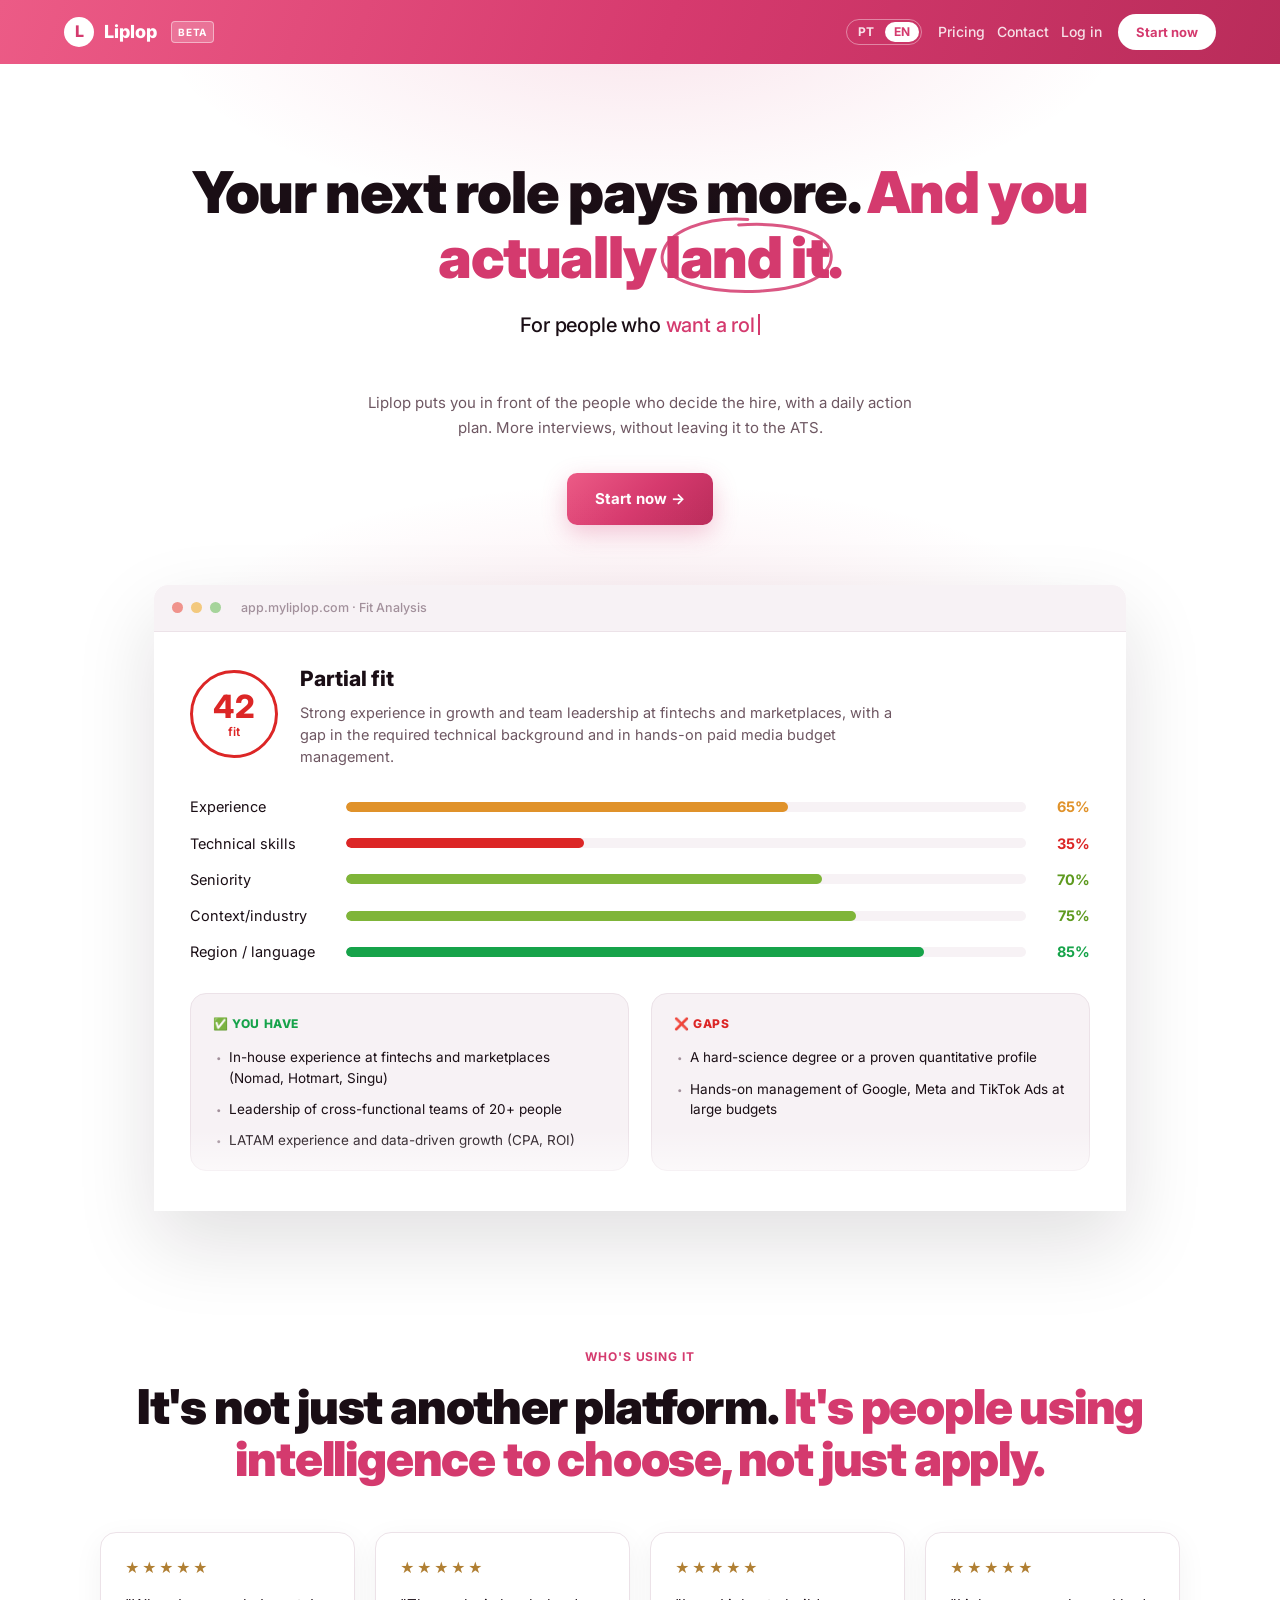
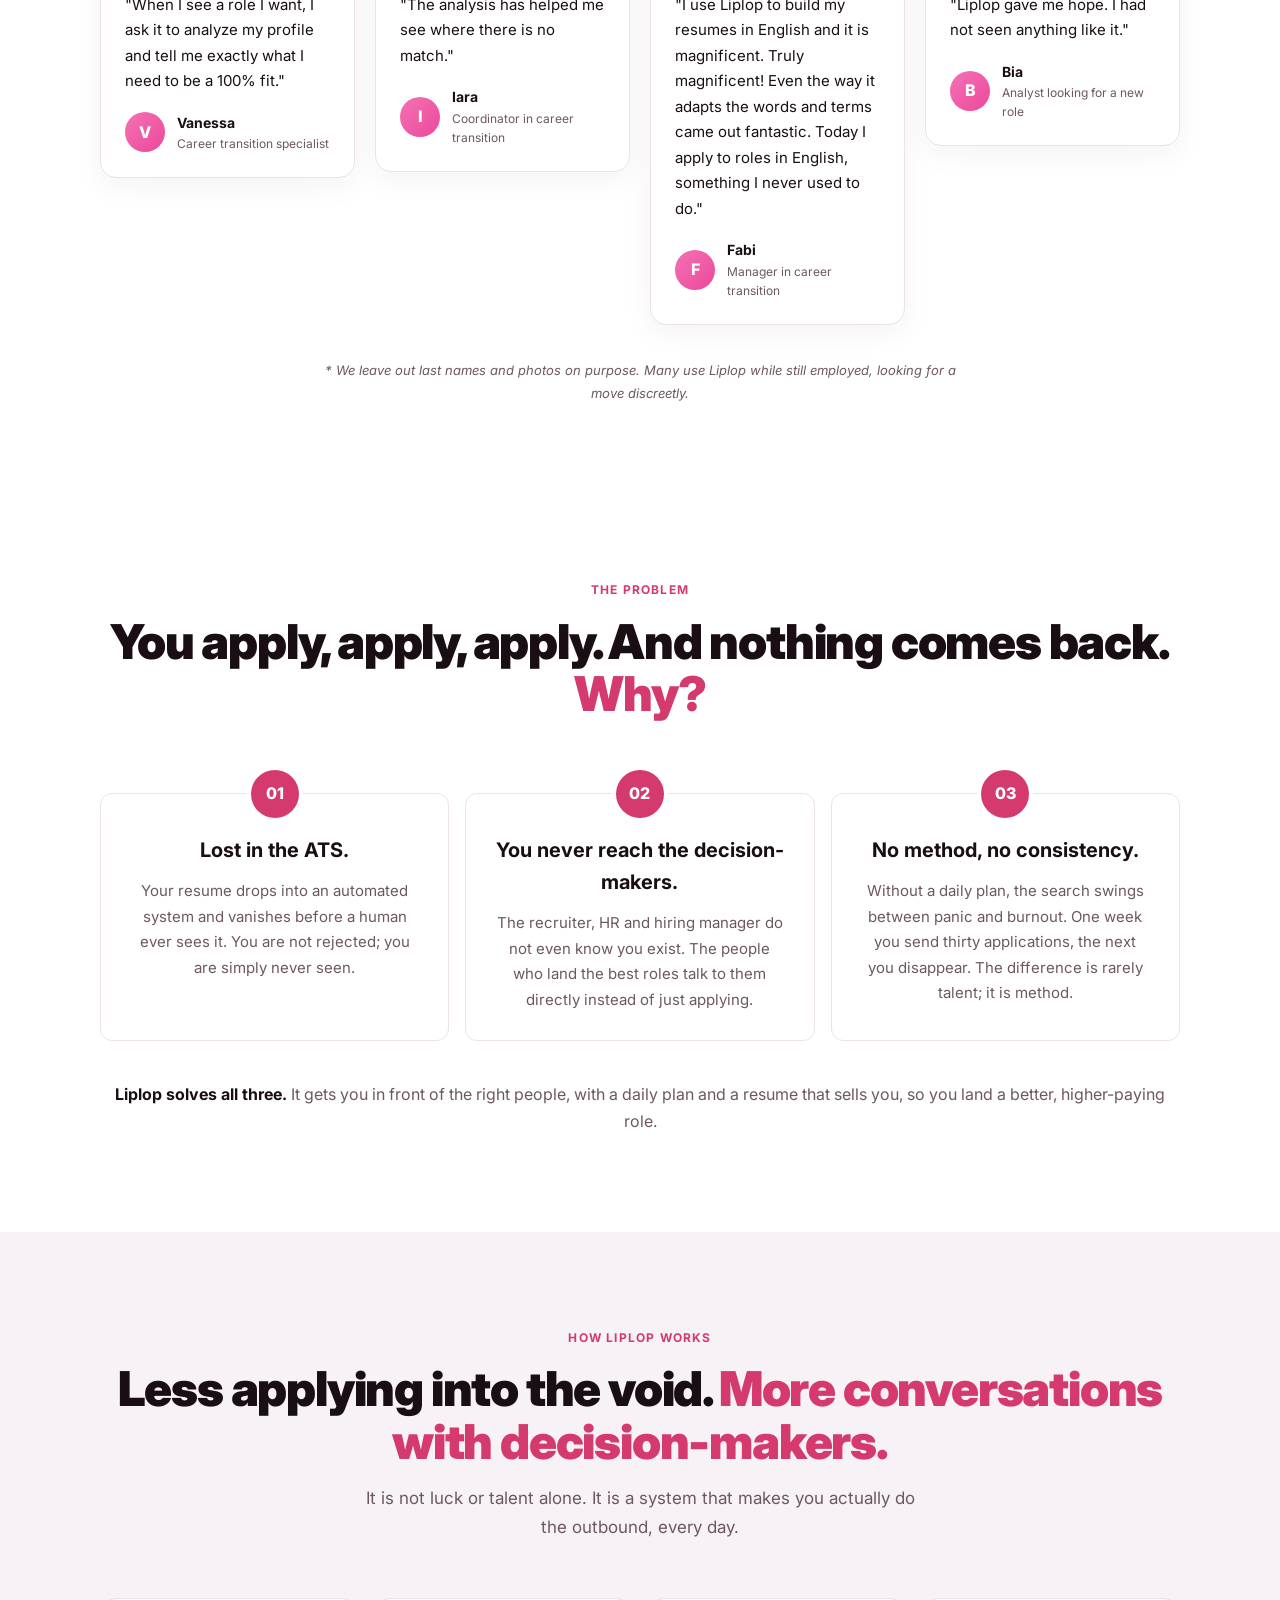
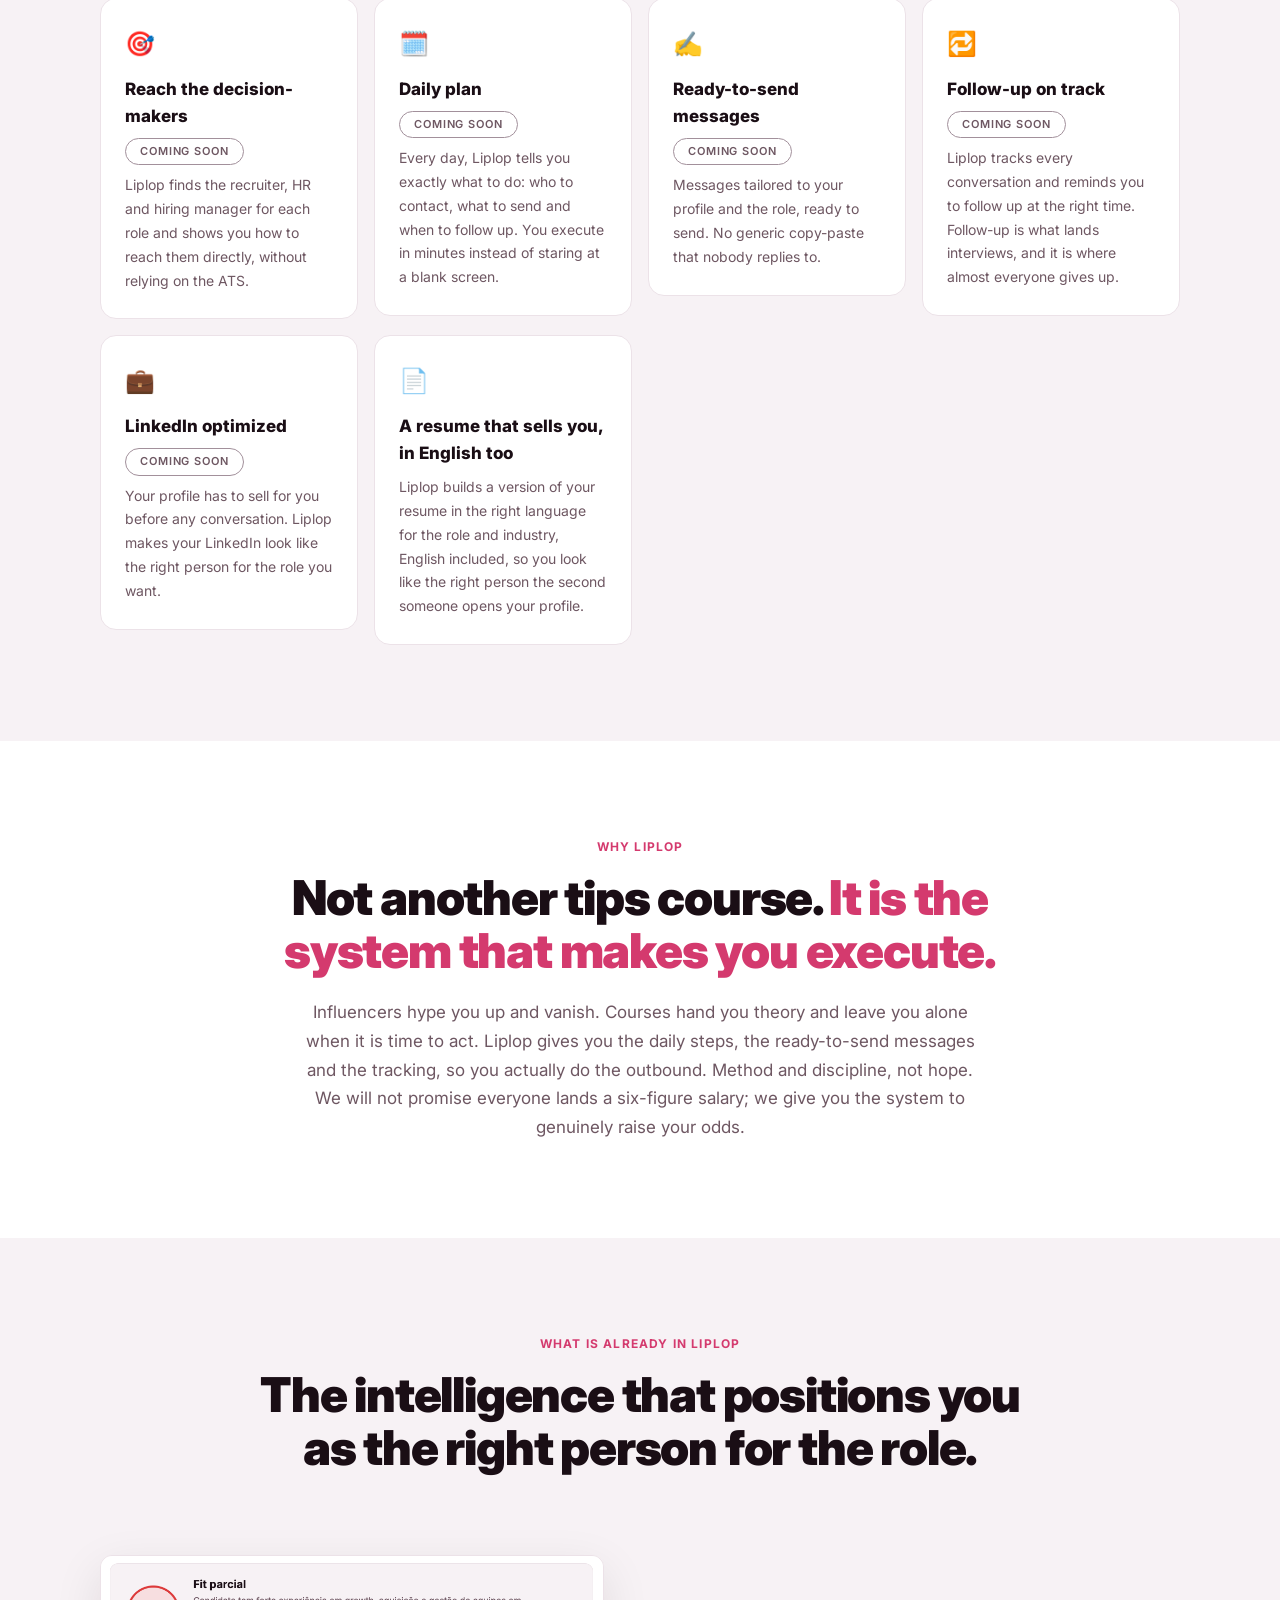
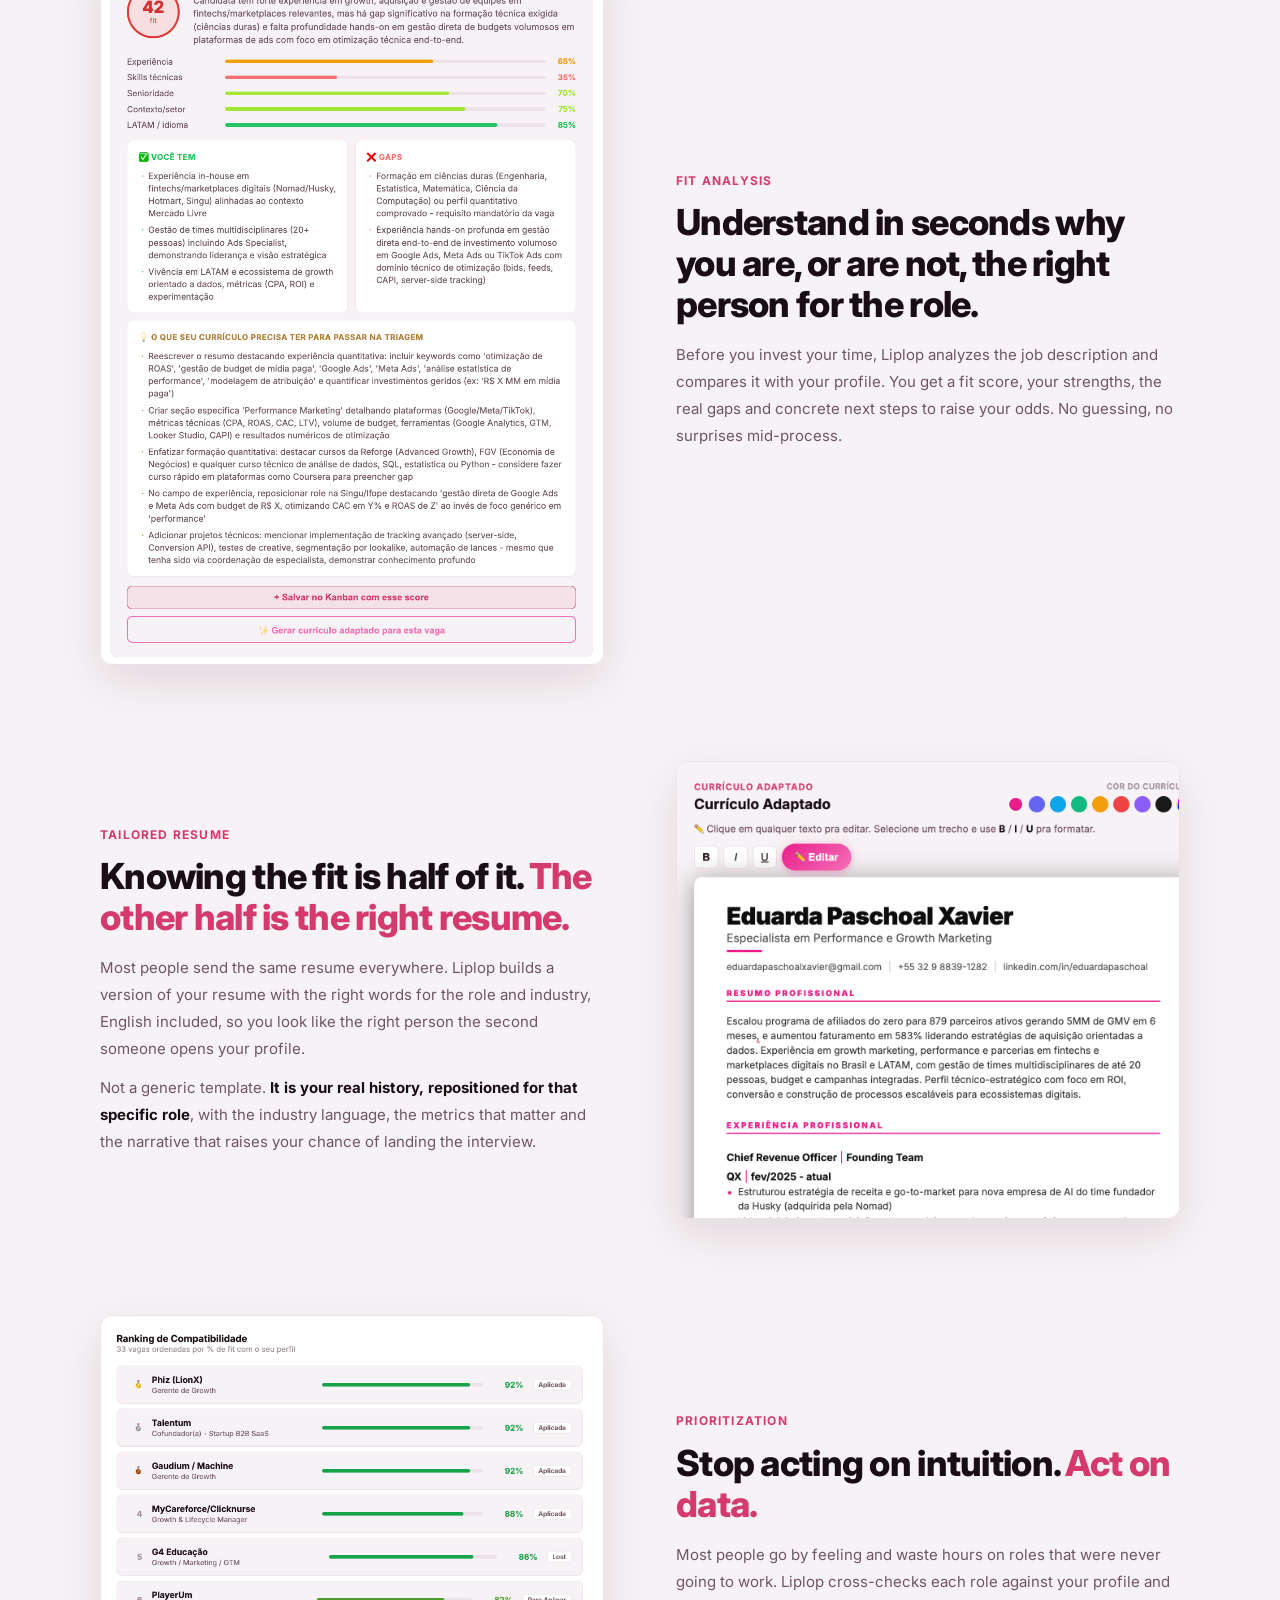
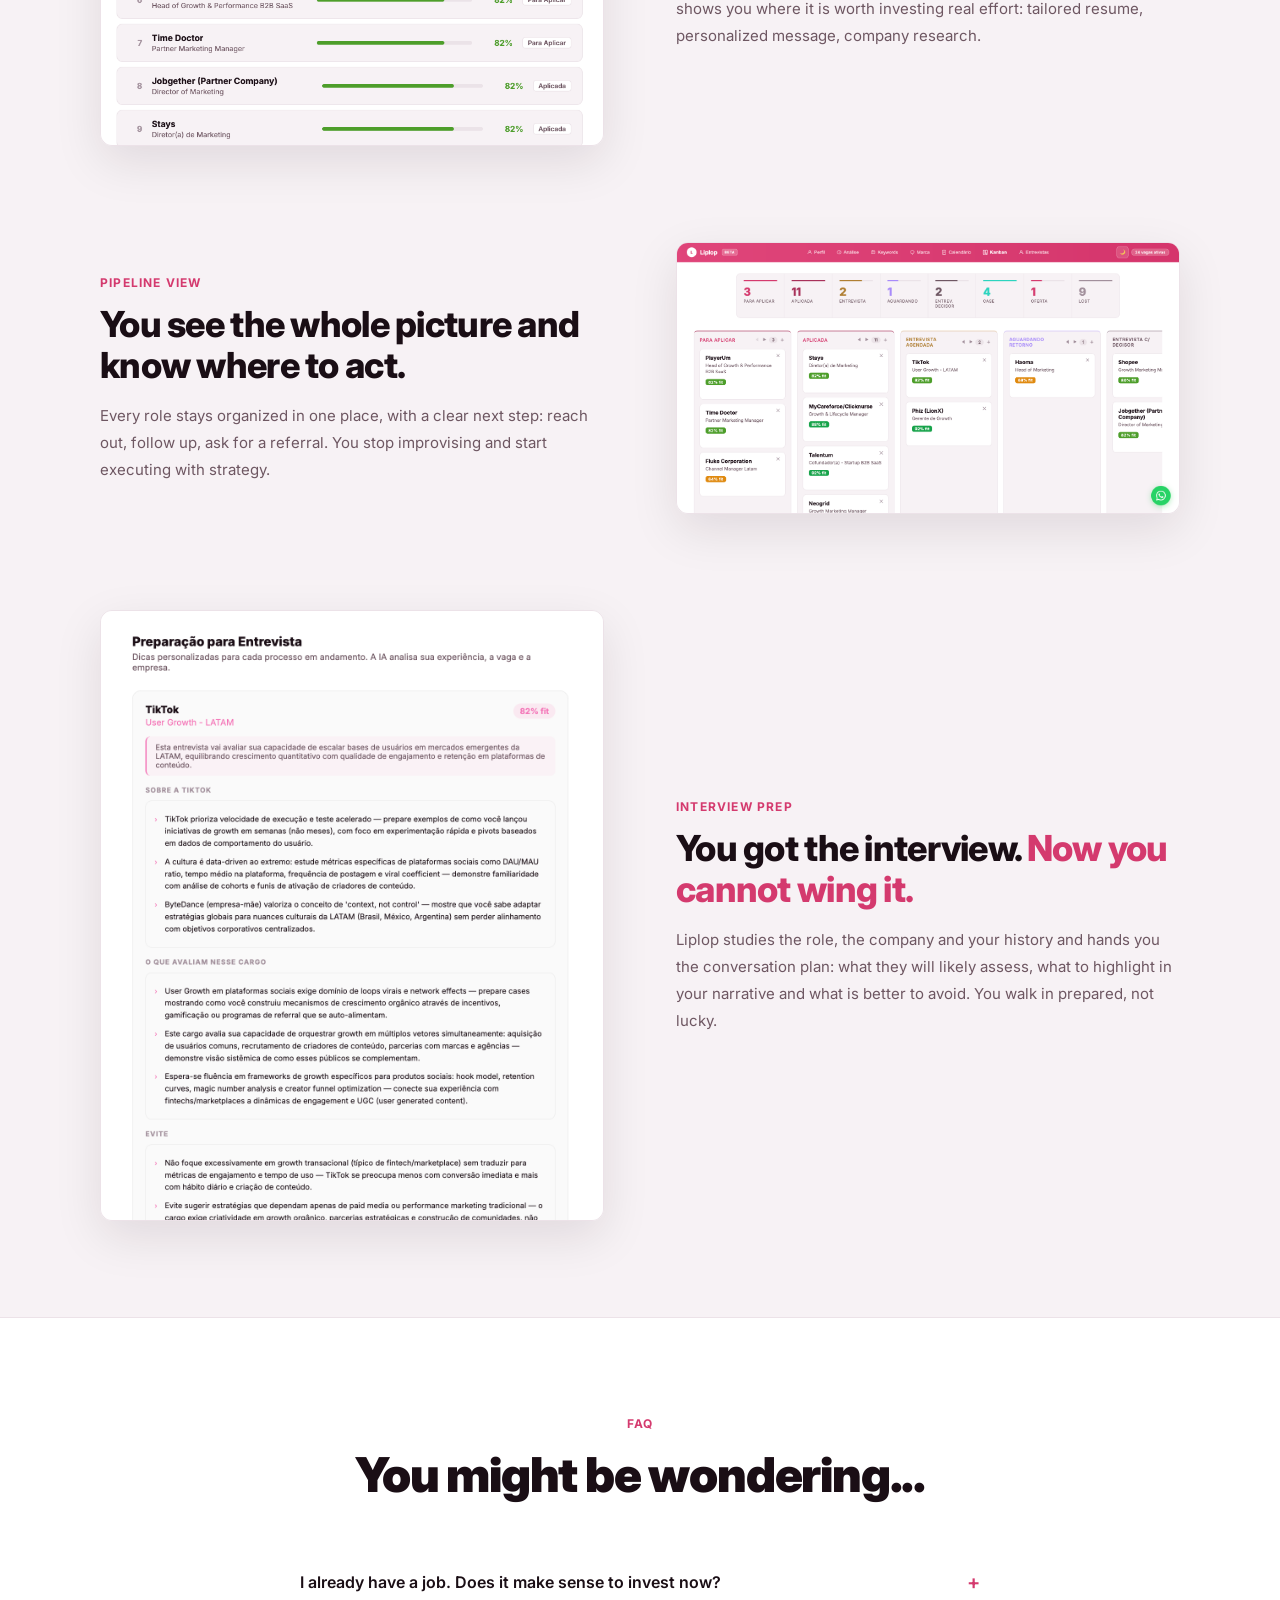
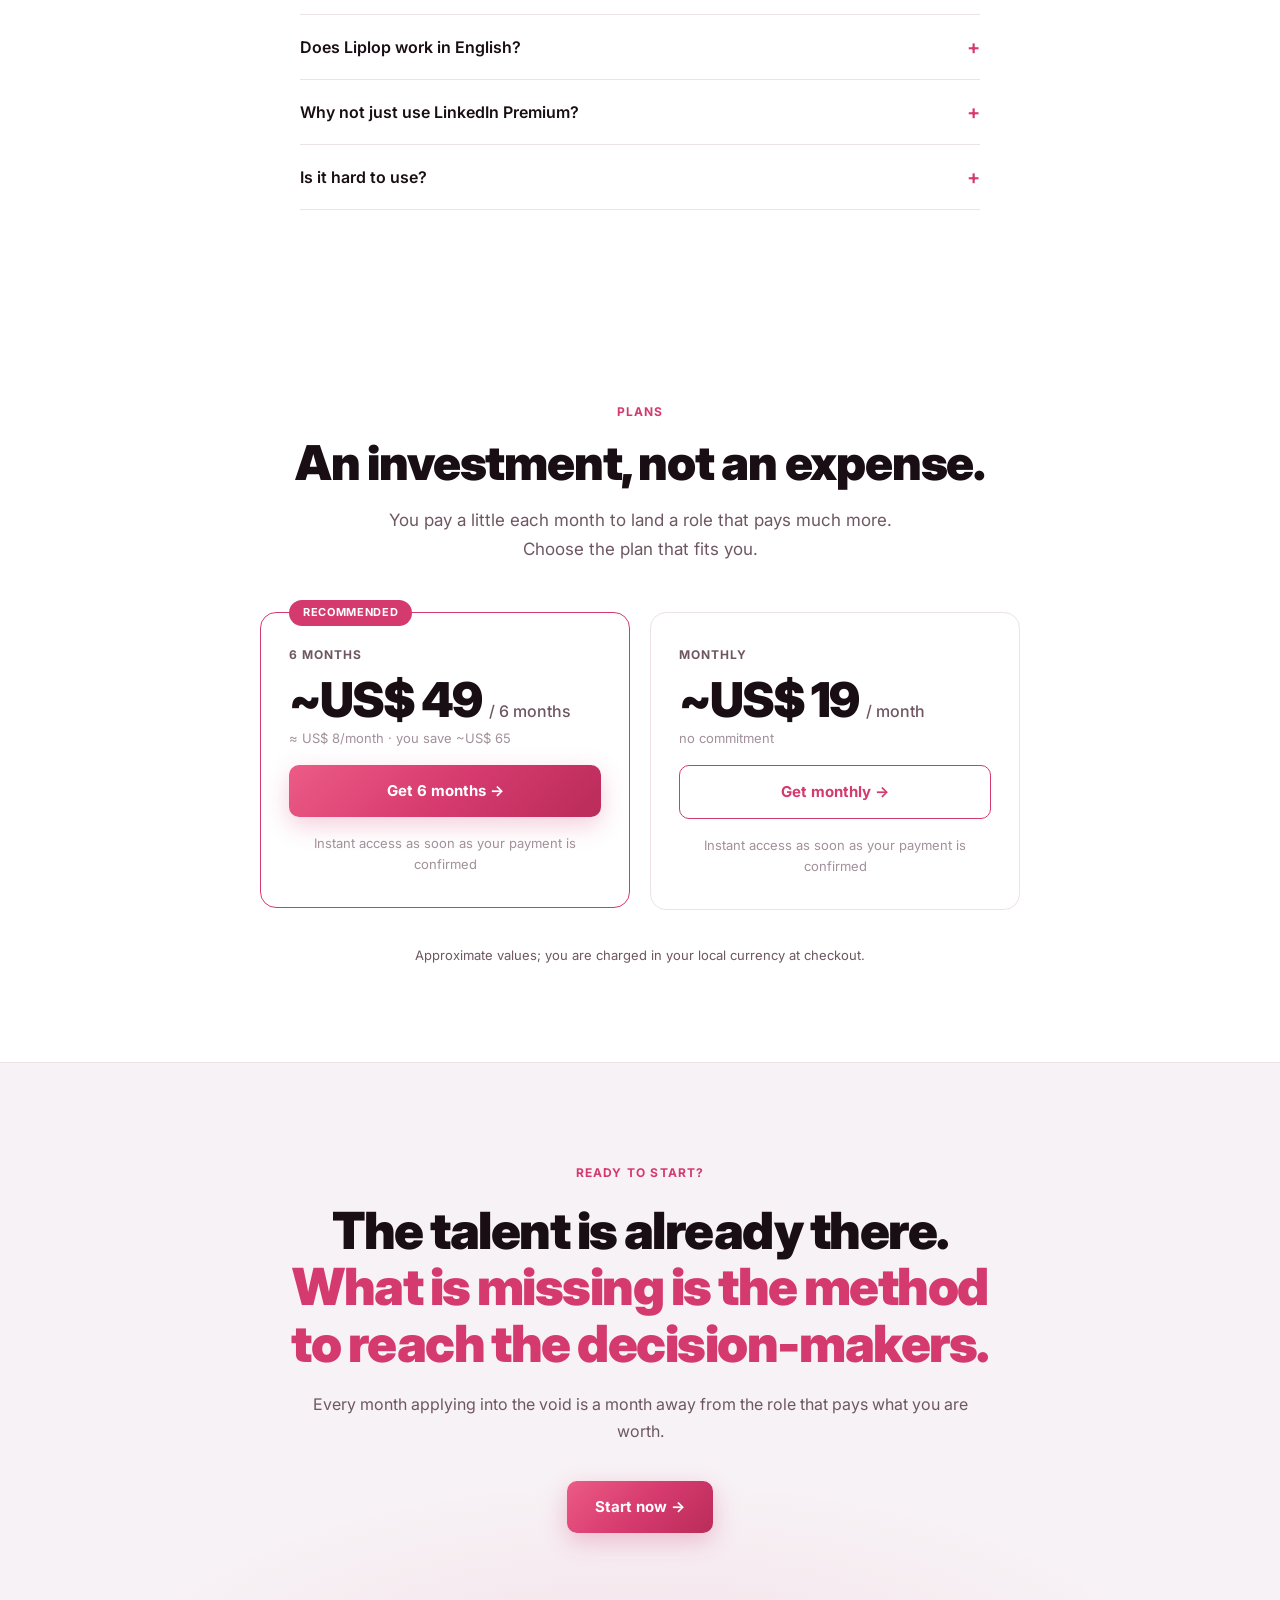
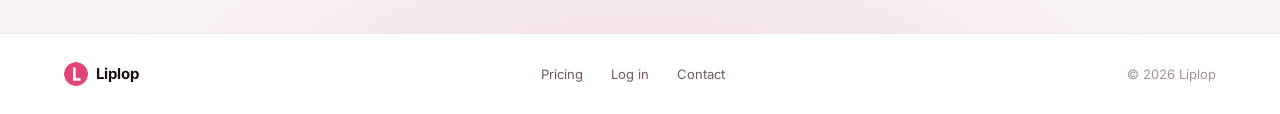
<file: index.html>
<!DOCTYPE html>
<html lang="pt-BR">
<head>
  <meta charset="UTF-8" />
  <meta name="viewport" content="width=device-width, initial-scale=1.0" />
  <title>Liplop — mais entrevistas, um cargo melhor</title>
  <meta name="description" content="O Liplop te coloca na frente de quem decide a contratação, com um plano diário de ação. Mais entrevistas e um cargo melhor, inclusive fora do país." />
  <link rel="icon" type="image/png" href="liplop-favicon.png" />
  <!-- Microsoft Clarity -->
  <script type="text/javascript">
    (function(c,l,a,r,i,t,y){
        c[a]=c[a]||function(){(c[a].q=c[a].q||[]).push(arguments)};
        t=l.createElement(r);t.async=1;t.src="https://www.clarity.ms/tag/"+i;
        y=l.getElementsByTagName(r)[0];y.parentNode.insertBefore(t,y);
    })(window, document, "clarity", "script", "x2u01zgktt");
  </script>
  <!-- Google Analytics GA4 -->
  <script async src="https://www.googletagmanager.com/gtag/js?id=G-BMBM7Y2EG5"></script>
  <script>
    window.dataLayer = window.dataLayer || [];
    function gtag(){dataLayer.push(arguments);}
    gtag('js', new Date());
    gtag('config', 'G-BMBM7Y2EG5');
  </script>
  <link rel="preconnect" href="https://fonts.googleapis.com" />
  <link rel="preconnect" href="https://fonts.gstatic.com" crossorigin />
  <link href="https://fonts.googleapis.com/css2?family=Inter:wght@400;500;600;700;800;900&display=swap" rel="stylesheet" />
  <link rel="stylesheet" href="styles.css" />
</head>
<body>

<!-- NAV -->
<nav>
  <a class="nav-logo" href="#">
    <span class="nav-logo-dot">L</span>
    Liplop
    <span class="beta-tag" style="font-size:10px;font-weight:700;letter-spacing:0.08em;background:rgba(255,255,255,0.2);color:#fff;border:1px solid rgba(255,255,255,0.45);border-radius:4px;padding:2px 6px;margin-left:4px">BETA</span>
  </a>
  <div class="nav-links">
    <div class="lang-switch" role="group" aria-label="Idioma">
      <button type="button" data-lang="pt">PT</button>
      <button type="button" data-lang="en">EN</button>
    </div>
    <a class="nav-link" href="precos.html" data-i18n="nav.pricing">Preços</a>
    <a class="nav-link" href="https://wa.me/5532988391282" target="_blank" rel="noopener" data-i18n="nav.contact">Fale conosco</a>
    <a class="nav-link" href="https://app.myliplop.com" data-i18n="nav.login">Login</a>
    <a class="nav-cta" href="#precos" data-i18n="nav.cta">Testar agora</a>
  </div>
</nav>

<!-- HERO -->
<section class="hero">
  <h1><span data-i18n="hero.pre">Seu próximo cargo paga mais.</span> <em><span data-i18n="hero.mid">E pode ser</span> <span class="circled"><span data-i18n="hero.hi">fora do país</span><svg class="scribble" viewBox="0 0 320 110" preserveAspectRatio="none" aria-hidden="true"><path pathLength="1" d="M161 8 C88 4 17 23 11 53 C5 86 95 101 181 98 C265 95 316 76 306 48 C297 23 226 11 145 15" /></svg></span>.</em></h1>
  <p class="hero-typed"><span data-i18n="hero.typedPrefix">Para quem </span><span class="tt" id="heroTyped"></span><span class="caret" aria-hidden="true"></span></p>
  <p class="hero-sub" data-i18n="hero.sub">O Liplop te coloca na frente de quem decide a contratação, com um plano diário de ação. Mais entrevistas, sem depender da sorte do ATS.</p>
  <div style="margin-bottom:52px;"><a class="btn-rose" href="#precos" data-i18n="hero.cta">Testar agora →</a></div>
  <div class="hero-screenshot">
    <div class="fit-mock">
      <div class="fm-chrome"><i></i><i></i><i></i><span data-i18n="mock.chrome">app.myliplop.com · Análise de Fit</span></div>
      <div class="fm-body">
        <div class="fm-head">
          <div class="fm-score"><b>42</b><span>fit</span></div>
          <div>
            <div class="fm-title" data-i18n="mock.title">Fit parcial</div>
            <p class="fm-desc" data-i18n="mock.desc">Forte experiência em growth e gestão de times em fintechs e marketplaces, com gap na formação técnica exigida e na gestão hands-on de budgets de mídia paga.</p>
          </div>
        </div>
        <div class="fm-bars">
          <div class="fm-row"><span class="fm-label" data-i18n="mock.bar1">Experiência</span><span class="fm-track"><i class="b-amber" style="width:65%"></i></span><span class="fm-pct c-amber">65%</span></div>
          <div class="fm-row"><span class="fm-label" data-i18n="mock.bar2">Skills técnicas</span><span class="fm-track"><i class="b-red" style="width:35%"></i></span><span class="fm-pct c-red">35%</span></div>
          <div class="fm-row"><span class="fm-label" data-i18n="mock.bar3">Senioridade</span><span class="fm-track"><i class="b-lime" style="width:70%"></i></span><span class="fm-pct c-lime">70%</span></div>
          <div class="fm-row"><span class="fm-label" data-i18n="mock.bar4">Contexto/setor</span><span class="fm-track"><i class="b-lime" style="width:75%"></i></span><span class="fm-pct c-lime">75%</span></div>
          <div class="fm-row"><span class="fm-label" data-i18n="mock.bar5">LATAM / idioma</span><span class="fm-track"><i class="b-green" style="width:85%"></i></span><span class="fm-pct c-green">85%</span></div>
        </div>
        <div class="fm-cols">
          <div class="fm-col">
            <div class="fm-col-h yes" data-i18n="mock.have">✅ Você tem</div>
            <ul>
              <li data-i18n="mock.have1">Experiência in-house em fintechs e marketplaces (Nomad, Hotmart, Singu)</li>
              <li data-i18n="mock.have2">Gestão de times multidisciplinares de 20+ pessoas</li>
              <li data-i18n="mock.have3">Vivência em LATAM e growth orientado a dados (CPA, ROI)</li>
            </ul>
          </div>
          <div class="fm-col">
            <div class="fm-col-h no" data-i18n="mock.gaps">❌ Gaps</div>
            <ul>
              <li data-i18n="mock.gap1">Formação em ciências duras ou perfil quantitativo comprovado</li>
              <li data-i18n="mock.gap2">Gestão hands-on de Google, Meta e TikTok Ads em budget volumoso</li>
            </ul>
          </div>
        </div>
      </div>
    </div>
  </div>
</section>

<!-- DEPOIMENTOS -->
<section class="section" style="padding-top:56px;padding-bottom:80px;">
  <div class="section-inner">
    <div style="text-align:center;font-size:12px;font-weight:700;letter-spacing:0.08em;text-transform:uppercase;color:var(--rose);margin-bottom:14px" data-i18n="testi.kicker">Quem já usa</div>
    <h2 class="section-h" style="text-align:center;margin-bottom:46px;" data-i18n="testi.h2">Não é mais uma plataforma. <em>É quem está usando inteligência pra escolher, não só se candidatar.</em></h2>
    <div style="display:grid;grid-template-columns:repeat(auto-fit,minmax(230px,1fr));gap:20px;max-width:1120px;margin:0 auto;align-items:start">
      <div style="background:var(--card);border:1px solid var(--border);border-radius:16px;padding:24px;box-shadow:0 8px 30px rgba(26,14,21,0.05)">
        <div style="color:var(--gold);font-size:14px;letter-spacing:2px;margin-bottom:12px">★★★★★</div>
        <p style="font-size:15px;line-height:1.7;color:var(--text);margin-bottom:18px" data-i18n="testi.1.q">"Quando vejo uma vaga que me interessa, peço pra ele analisar meu perfil e me dizer o que eu preciso pra dar 100% de fit."</p>
        <div style="display:flex;align-items:center;gap:12px">
          <div style="width:40px;height:40px;border-radius:50%;background:linear-gradient(135deg,#f472b6,#ec4899);color:#fff;display:flex;align-items:center;justify-content:center;font-weight:800;flex-shrink:0">V</div>
          <div><div style="font-size:14px;font-weight:700;color:var(--text)">Vanessa</div><div style="font-size:12px;color:var(--mid)" data-i18n="testi.1.r">Especialista em transição de carreira</div></div>
        </div>
      </div>
      <div style="background:var(--card);border:1px solid var(--border);border-radius:16px;padding:24px;box-shadow:0 8px 30px rgba(26,14,21,0.05)">
        <div style="color:var(--gold);font-size:14px;letter-spacing:2px;margin-bottom:12px">★★★★★</div>
        <p style="font-size:15px;line-height:1.7;color:var(--text);margin-bottom:18px" data-i18n="testi.2.q">"A análise tem me ajudado a enxergar onde não tem match."</p>
        <div style="display:flex;align-items:center;gap:12px">
          <div style="width:40px;height:40px;border-radius:50%;background:linear-gradient(135deg,#f472b6,#ec4899);color:#fff;display:flex;align-items:center;justify-content:center;font-weight:800;flex-shrink:0">I</div>
          <div><div style="font-size:14px;font-weight:700;color:var(--text)">Iara</div><div style="font-size:12px;color:var(--mid)" data-i18n="testi.2.r">Coordenadora em transição de carreira</div></div>
        </div>
      </div>
      <div style="background:var(--card);border:1px solid var(--border);border-radius:16px;padding:24px;box-shadow:0 8px 30px rgba(26,14,21,0.05)">
        <div style="color:var(--gold);font-size:14px;letter-spacing:2px;margin-bottom:12px">★★★★★</div>
        <p style="font-size:15px;line-height:1.7;color:var(--text);margin-bottom:18px" data-i18n="testi.3.q">"Uso o Liplop pra fazer meus currículos em inglês e ele é magnífico. Magnífico mesmo! Até a adaptação das palavras e dos termos ficou fantástica. Hoje eu aplico pra vagas em inglês, coisa que eu não fazia."</p>
        <div style="display:flex;align-items:center;gap:12px">
          <div style="width:40px;height:40px;border-radius:50%;background:linear-gradient(135deg,#f472b6,#ec4899);color:#fff;display:flex;align-items:center;justify-content:center;font-weight:800;flex-shrink:0">F</div>
          <div><div style="font-size:14px;font-weight:700;color:var(--text)">Fabi</div><div style="font-size:12px;color:var(--mid)" data-i18n="testi.3.r">Gerente em transição de carreira</div></div>
        </div>
      </div>
      <div style="background:var(--card);border:1px solid var(--border);border-radius:16px;padding:24px;box-shadow:0 8px 30px rgba(26,14,21,0.05)">
        <div style="color:var(--gold);font-size:14px;letter-spacing:2px;margin-bottom:12px">★★★★★</div>
        <p style="font-size:15px;line-height:1.7;color:var(--text);margin-bottom:18px" data-i18n="testi.4.q">"O Liplop me deu esperança. Eu não tinha visto nada parecido."</p>
        <div style="display:flex;align-items:center;gap:12px">
          <div style="width:40px;height:40px;border-radius:50%;background:linear-gradient(135deg,#f472b6,#ec4899);color:#fff;display:flex;align-items:center;justify-content:center;font-weight:800;flex-shrink:0">B</div>
          <div><div style="font-size:14px;font-weight:700;color:var(--text)">Bia</div><div style="font-size:12px;color:var(--mid)" data-i18n="testi.4.r">Analista buscando recolocação</div></div>
        </div>
      </div>
    </div>
    <p style="text-align:center;font-size:13px;color:var(--mid);max-width:660px;margin:34px auto 0;line-height:1.75;font-style:italic" data-i18n="testi.note">* Omitimos sobrenomes e fotos de propósito. Muitos usam o Liplop ainda empregados, buscando uma saída com discrição.</p>
  </div>
</section>

<!-- O PROBLEMA -->
<section class="section" id="produto">
  <div class="section-inner">
    <div class="label" data-i18n="problem.label">O Problema</div>
    <h2 class="section-h" data-i18n="problem.h2">Você aplica, aplica, aplica. E o retorno não vem. <em>Por quê?</em></h2>
    <div class="problem-grid">
      <div class="problem-card">
        <div class="problem-num">01</div>
        <h3 data-i18n="problem.c1h">Some no ATS.</h3>
        <p data-i18n="problem.c1p">Seu currículo cai num sistema automático e desaparece antes de qualquer pessoa ver. Você não é rejeitado; você nem chega a ser visto.</p>
      </div>
      <div class="problem-card">
        <div class="problem-num">02</div>
        <h3 data-i18n="problem.c2h">Você não chega em quem decide.</h3>
        <p data-i18n="problem.c2p">Recrutador, RH e hiring manager nem sabem que você existe. Quem consegue as melhores vagas fala direto com essas pessoas, não fica só aplicando.</p>
      </div>
      <div class="problem-card">
        <div class="problem-num">03</div>
        <h3 data-i18n="problem.c3h">Sem método, sem constância.</h3>
        <p data-i18n="problem.c3p">Sem um plano diário, a busca vira surto e desânimo. Numa semana você manda trinta candidaturas, na outra some. A diferença raramente é talento; é método.</p>
      </div>
    </div>
    <p style="font-size:16px; color:var(--mid); line-height:1.7; text-align:center; margin-top:40px;" data-i18n="problem.summary">
      <strong style="color:var(--text);">O Liplop resolve os três.</strong> Ele te faz chegar nas pessoas certas, com um plano diário e um currículo que te vende, pra você conquistar um cargo melhor, inclusive fora do país.
    </p>
  </div>
</section>

<!-- COMO O LIPLOP FUNCIONA (mecanismo novo) -->
<section class="section" id="como-funciona" style="background: var(--bg2);">
  <div class="section-inner">
    <div class="label" data-i18n="how.label">Como o Liplop funciona</div>
    <h2 class="section-h" style="margin-bottom:16px;" data-i18n="how.h2">Menos candidatura no vácuo. <em>Mais conversas com quem decide.</em></h2>
    <p class="section-p" style="margin-bottom:56px;" data-i18n="how.sub">Não é sorte nem talento sozinho. É um sistema que te faz executar o outbound de verdade, todo dia.</p>

    <div style="display:grid;grid-template-columns:repeat(auto-fit,minmax(240px,1fr));gap:16px;max-width:1120px;margin:0 auto;align-items:start">
      <div style="background:var(--card);border:1px solid var(--border);border-radius:16px;padding:26px 24px">
        <div style="font-size:24px;margin-bottom:12px">🎯</div>
        <div style="display:flex;align-items:center;gap:8px;margin-bottom:8px;flex-wrap:wrap"><h3 style="font-size:17px;font-weight:800;color:var(--text)" data-i18n="mech.1h">Alcance quem decide</h3><span class="em-breve-badge" style="margin:0" data-i18n="mech.soon">Em breve</span></div>
        <p style="font-size:14px;color:var(--mid);line-height:1.7" data-i18n="mech.1p">O Liplop identifica o recrutador, o RH e o hiring manager de cada vaga e te mostra como chegar direto neles, sem depender do ATS.</p>
      </div>
      <div style="background:var(--card);border:1px solid var(--border);border-radius:16px;padding:26px 24px">
        <div style="font-size:24px;margin-bottom:12px">🗓️</div>
        <div style="display:flex;align-items:center;gap:8px;margin-bottom:8px;flex-wrap:wrap"><h3 style="font-size:17px;font-weight:800;color:var(--text)" data-i18n="mech.2h">Plano diário</h3><span class="em-breve-badge" style="margin:0" data-i18n="mech.soon">Em breve</span></div>
        <p style="font-size:14px;color:var(--mid);line-height:1.7" data-i18n="mech.2p">Todo dia o Liplop te diz o que fazer: quem contatar, o que enviar e quando dar follow-up. Você executa em minutos, sem travar sem saber por onde começar.</p>
      </div>
      <div style="background:var(--card);border:1px solid var(--border);border-radius:16px;padding:26px 24px">
        <div style="font-size:24px;margin-bottom:12px">✍️</div>
        <div style="display:flex;align-items:center;gap:8px;margin-bottom:8px;flex-wrap:wrap"><h3 style="font-size:17px;font-weight:800;color:var(--text)" data-i18n="mech.3h">Mensagens prontas</h3><span class="em-breve-badge" style="margin:0" data-i18n="mech.soon">Em breve</span></div>
        <p style="font-size:14px;color:var(--mid);line-height:1.7" data-i18n="mech.3p">Mensagens personalizadas pro seu perfil e pra vaga, prontas pra enviar. Nada de copiar e colar genérico que ninguém responde.</p>
      </div>
      <div style="background:var(--card);border:1px solid var(--border);border-radius:16px;padding:26px 24px">
        <div style="font-size:24px;margin-bottom:12px">🔁</div>
        <div style="display:flex;align-items:center;gap:8px;margin-bottom:8px;flex-wrap:wrap"><h3 style="font-size:17px;font-weight:800;color:var(--text)" data-i18n="mech.4h">Follow-up no controle</h3><span class="em-breve-badge" style="margin:0" data-i18n="mech.soon">Em breve</span></div>
        <p style="font-size:14px;color:var(--mid);line-height:1.7" data-i18n="mech.4p">O Liplop acompanha cada conversa e te lembra do follow-up na hora certa. É o follow-up que fecha entrevista, e é onde quase todo mundo desiste.</p>
      </div>
      <div style="background:var(--card);border:1px solid var(--border);border-radius:16px;padding:26px 24px">
        <div style="font-size:24px;margin-bottom:12px">💼</div>
        <div style="display:flex;align-items:center;gap:8px;margin-bottom:8px;flex-wrap:wrap"><h3 style="font-size:17px;font-weight:800;color:var(--text)" data-i18n="mech.5h">LinkedIn otimizado</h3><span class="em-breve-badge" style="margin:0" data-i18n="mech.soon">Em breve</span></div>
        <p style="font-size:14px;color:var(--mid);line-height:1.7" data-i18n="mech.5p">Seu perfil precisa vender por você antes de qualquer conversa. O Liplop deixa seu LinkedIn com a cara do cargo que você quer.</p>
      </div>
      <div style="background:var(--card);border:1px solid var(--border);border-radius:16px;padding:26px 24px">
        <div style="font-size:24px;margin-bottom:12px">📄</div>
        <div style="margin-bottom:8px"><h3 style="font-size:17px;font-weight:800;color:var(--text)" data-i18n="mech.6h">Currículo que te vende, inclusive em inglês</h3></div>
        <p style="font-size:14px;color:var(--mid);line-height:1.7" data-i18n="mech.6p">O Liplop gera uma versão do seu currículo com a linguagem certa da vaga e do setor, inclusive em inglês, pra você parecer a pessoa certa no segundo em que abrem seu perfil.</p>
      </div>
    </div>
  </div>
</section>

<!-- DIFERENCIAL -->
<section class="section">
  <div class="section-inner" style="max-width:760px;text-align:center">
    <div class="label" data-i18n="diff.label">Por que o Liplop</div>
    <h2 class="section-h" style="margin-bottom:20px;" data-i18n="diff.h2">Não é mais um curso de dicas. <em>É o sistema que te faz executar.</em></h2>
    <p class="section-p" style="max-width:680px;margin-bottom:0;" data-i18n="diff.p">Influenciador te motiva e some. Curso te dá teoria e te deixa sozinho na hora de agir. O Liplop te dá o passo a passo diário, as mensagens prontas e o acompanhamento, pra você fazer o outbound de verdade. Método e disciplina, não esperança. A gente não promete que todo mundo fecha uma vaga de seis dígitos em dólar; a gente te dá o sistema pra aumentar de verdade as suas chances.</p>
  </div>
</section>

<!-- FEATURES REAIS (o que já está no ar) -->
<section class="section" style="background: var(--bg2);">
  <div class="section-inner">
    <div class="label" data-i18n="feat.label">O que já está no Liplop</div>
    <h2 class="section-h" style="margin-bottom:80px;" data-i18n="feat.h2">A inteligência que te posiciona<br />como a pessoa certa pra vaga.</h2>

    <div class="features-wrap">

      <div class="feature-row">
        <div class="feat-img">
          <img src="analise-fit.png" alt="Análise de compatibilidade com IA no Liplop" />
        </div>
        <div>
          <div class="feat-label" data-i18n="feat.1label">Análise de Compatibilidade</div>
          <h2 class="feat-h" data-i18n="feat.1h">Entenda em segundos por que você é, ou não, a pessoa certa para a vaga.</h2>
          <p class="feat-p" data-i18n="feat.1p">Antes de investir seu tempo, o Liplop analisa a descrição da vaga e compara com o seu perfil. Você recebe um score de fit, seus pontos fortes, os gaps reais e os próximos passos concretos para aumentar sua chance. Sem achismo, sem surpresa no meio do processo.</p>
        </div>
      </div>

      <div class="feature-row rev">
        <div class="feat-img">
          <img src="gerador-curriculo.png" alt="Gerador de currículo adaptado no Liplop" />
        </div>
        <div>
          <div class="feat-label" data-i18n="feat.2label">Currículo Adaptado</div>
          <h2 class="feat-h" data-i18n="feat.2h">Saber o fit é metade. <em>A outra metade é o currículo certo.</em></h2>
          <p class="feat-p" data-i18n="feat.2p">A maioria envia o mesmo currículo pra tudo. O Liplop gera uma versão do seu currículo com as palavras certas da vaga e do setor, inclusive em inglês, pra você parecer a pessoa certa no segundo em que abrem seu perfil.</p>
          <p class="feat-p" style="margin-top:12px;" data-i18n="feat.2p2">Não é template genérico. <strong style="color:var(--text);">É o seu histórico real, reposicionado para essa vaga específica</strong>, com a linguagem do setor, as métricas que importam e a narrativa que aumenta sua chance de chegar à entrevista.</p>
        </div>
      </div>

      <div class="feature-row">
        <div class="feat-img">
          <img src="ranking-compatibilidade.png" alt="Ranking de compatibilidade das vagas no Liplop" />
        </div>
        <div>
          <div class="feat-label" data-i18n="feat.3label">Priorização</div>
          <h2 class="feat-h" data-i18n="feat.3h">Pare de agir por intuição. <em>Aja por dado.</em></h2>
          <p class="feat-p" data-i18n="feat.3p">A maioria vai pelo feeling e desperdiça horas em vagas que nunca dariam certo. O Liplop cruza cada vaga com o seu perfil e mostra onde vale a pena investir o esforço real: currículo adaptado, mensagem personalizada, pesquisa da empresa.</p>
        </div>
      </div>

      <div class="feature-row rev">
        <div class="feat-img">
          <img src="kanban.png" alt="Visão do funil de vagas no Liplop" />
        </div>
        <div>
          <div class="feat-label" data-i18n="feat.4label">Visão do Funil</div>
          <h2 class="feat-h" data-i18n="feat.4h">Você vê o todo e sabe onde agir.</h2>
          <p class="feat-p" data-i18n="feat.4p">Cada vaga fica organizada num só lugar, com o próximo passo claro: contatar, fazer follow-up, buscar uma indicação. Você para de improvisar e começa a executar com estratégia.</p>
        </div>
      </div>

      <div class="feature-row">
        <div class="feat-img">
          <img src="preparacao-entrevista.png" alt="Preparação para entrevista com IA no Liplop" />
        </div>
        <div>
          <div class="feat-label" data-i18n="feat.5label">Preparação para Entrevista</div>
          <h2 class="feat-h" data-i18n="feat.5h">Chegou na entrevista. <em>Agora não dá pra ir no improviso.</em></h2>
          <p class="feat-p" data-i18n="feat.5p">O Liplop estuda a vaga, a empresa e o seu histórico e te entrega o plano da conversa: o que provavelmente vão avaliar, o que destacar na sua narrativa e o que é melhor evitar. Você entra preparado, não na sorte.</p>
        </div>
      </div>

    </div>
  </div>
</section>

<!-- FAQ -->
<section class="section faq-section">
  <div class="section-inner">
    <div class="label" data-i18n="faq.label">Perguntas frequentes</div>
    <h2 class="section-h" style="margin-bottom:48px;" data-i18n="faq.h2">Talvez você esteja se perguntando...</h2>
    <div class="faq-list">
      <div class="faq-item">
        <button class="faq-q"><span data-i18n="faq.q1">Já trabalho. Faz sentido investir nisso agora?</span><span class="faq-icon">+</span></button>
        <p class="faq-a" data-i18n="faq.a1">É um investimento com retorno claro: você gasta pouco por mês para conquistar um cargo que paga muito mais. Cada mês parado no cargo atual custa mais que isso.</p>
      </div>
      <div class="faq-item">
        <button class="faq-q"><span data-i18n="faq.q2">Funciona para vagas internacionais e em inglês?</span><span class="faq-icon">+</span></button>
        <p class="faq-a" data-i18n="faq.a2">Sim. O Liplop adapta seu currículo e sua narrativa para vagas em inglês e para o mercado internacional. Tem gente que passou a aplicar pra vagas em inglês depois de usar o Liplop, coisa que não fazia antes.</p>
      </div>
      <div class="faq-item">
        <button class="faq-q"><span data-i18n="faq.q3">Por que não uso só o LinkedIn Premium?</span><span class="faq-icon">+</span></button>
        <p class="faq-a" data-i18n="faq.a3">LinkedIn Premium te ajuda a ser visto. O Liplop te ajuda a agir certo: chegar nas pessoas certas, com a mensagem certa, na hora certa. Um resolve exposição, o outro resolve execução.</p>
      </div>
      <div class="faq-item">
        <button class="faq-q"><span data-i18n="faq.q4">É difícil de usar?</span><span class="faq-icon">+</span></button>
        <p class="faq-a" data-i18n="faq.a4">O setup leva menos de 10 minutos. Você adiciona suas vagas e o Liplop faz o resto.</p>
      </div>
    </div>
  </div>
</section>

<!-- PLANOS -->
<section class="section plans-section" id="precos">
  <div class="section-inner">
    <div class="label" data-i18n="plans.label">Planos</div>
    <h2 class="section-h" style="margin-bottom:16px;" data-i18n="plans.h2">Um investimento, não um gasto.</h2>
    <p class="section-p" style="margin-bottom:48px;" data-i18n="plans.sub">Você paga pouco por mês para conquistar um cargo que paga muito mais. Escolha o plano que faz sentido pra você.</p>
    <div class="plans-grid">

      <!-- Semestral (destaque) -->
      <div class="plan-card featured">
        <div class="plan-best" data-i18n="plans.best">Recomendado</div>
        <div class="plan-name" data-i18n="plans.semName">Semestral</div>
        <div class="plan-price"><span data-i18n="plans.semPrice">R$ 250</span> <span class="per" data-i18n="plans.semPer">/ 6 meses</span></div>
        <div class="plan-annual" data-i18n="plans.semDesc">equivale a R$ 41,66/mês · você economiza R$ 332</div>
        <a class="btn-plan-rose" href="https://buy.stripe.com/eVq7sM4Ky4mJ4cJeG400003" data-i18n="plans.semCta">Assinar semestral →</a>
        <p class="plan-trust" data-i18n="plans.trust">Acesso imediato assim que o pagamento for confirmado</p>
      </div>

      <!-- Mensal -->
      <div class="plan-card">
        <div class="plan-name" data-i18n="plans.monName">Mensal</div>
        <div class="plan-price"><span data-i18n="plans.monPrice">R$ 97</span> <span class="per" data-i18n="plans.monPer">/ mês</span></div>
        <div class="plan-annual" data-i18n="plans.monDesc">sem fidelidade</div>
        <a class="btn-plan-outline" href="https://buy.stripe.com/7sY6oIgtgg5rgZveG400004" data-i18n="plans.monCta">Assinar mensal →</a>
        <p class="plan-trust" data-i18n="plans.trust">Acesso imediato assim que o pagamento for confirmado</p>
      </div>

    </div>
    <p class="section-p" style="margin:34px auto 0;font-size:13px;" data-i18n="plans.note"></p>
  </div>
</section>

<!-- CTA FINAL -->
<section class="cta-section">
  <div class="cta-inner">
    <div class="cta-label" data-i18n="cta.label">Pronto para começar?</div>
    <h2 class="cta-h" data-i18n="cta.h">Seu talento já existe. <em>Falta o método pra chegar em quem decide.</em></h2>
    <p class="cta-p" data-i18n="cta.p">Cada mês aplicando no vácuo é um mês a menos no cargo que paga o que você merece.</p>
    <div style="margin-top:32px;"><a class="btn-rose" href="#precos" data-i18n="cta.btn">Testar agora →</a></div>
  </div>
</section>

<!-- FOOTER -->
<footer>
  <a class="footer-logo" href="#">
    <img src="liplop-favicon.png" alt="Liplop" />
    Liplop
  </a>
  <div class="footer-links">
    <a href="precos.html" data-i18n="nav.pricing">Preços</a>
    <a href="https://app.myliplop.com" data-i18n="nav.login">Login</a>
    <a href="https://wa.me/5532988391282" target="_blank" rel="noopener" data-i18n="nav.contact">Fale conosco</a>
  </div>
  <span class="footer-copy">© 2026 Liplop</span>
</footer>

<script>
  document.querySelectorAll('.faq-q').forEach(btn => {
    btn.addEventListener('click', () => {
      const item = btn.parentElement;
      const isOpen = item.classList.contains('open');
      document.querySelectorAll('.faq-item').forEach(i => i.classList.remove('open'));
      if (!isOpen) item.classList.add('open');
    });
  });
</script>
<script>
(function () {
  var TITLE = {
    pt: 'Liplop — mais entrevistas, um cargo melhor',
    en: 'Liplop — more interviews, a better role'
  };
  var TYPED = {
    pt: [
      'já trabalha e quer ganhar mais',
      'quer um cargo remoto que pague em dólar',
      'quer internacionalizar a carreira sem sair do Brasil',
      'quer subir de nível com método, não com sorte'
    ],
    en: [
      'already work and want to earn more',
      'want a role that pays what they are worth',
      'are done applying into the void',
      'want to level up with method, not luck'
    ]
  };
  var I18N = {
    pt: {
      'nav.pricing':'Preços','nav.contact':'Fale conosco','nav.login':'Login','nav.cta':'Testar agora',
      'hero.pre':'Seu próximo cargo paga mais.','hero.mid':'E pode ser','hero.hi':'fora do país',
      'hero.typedPrefix':'Para quem ',
      'hero.sub':'O Liplop te coloca na frente de quem decide a contratação, com um plano diário de ação. Mais entrevistas, sem depender da sorte do ATS.',
      'hero.cta':'Testar agora →',
      'mock.chrome':'app.myliplop.com · Análise de Fit','mock.title':'Fit parcial',
      'mock.desc':'Forte experiência em growth e gestão de times em fintechs e marketplaces, com gap na formação técnica exigida e na gestão hands-on de budgets de mídia paga.',
      'mock.bar1':'Experiência','mock.bar2':'Skills técnicas','mock.bar3':'Senioridade','mock.bar4':'Contexto/setor','mock.bar5':'LATAM / idioma',
      'mock.have':'✅ Você tem','mock.gaps':'❌ Gaps',
      'mock.have1':'Experiência in-house em fintechs e marketplaces (Nomad, Hotmart, Singu)','mock.have2':'Gestão de times multidisciplinares de 20+ pessoas','mock.have3':'Vivência em LATAM e growth orientado a dados (CPA, ROI)',
      'mock.gap1':'Formação em ciências duras ou perfil quantitativo comprovado','mock.gap2':'Gestão hands-on de Google, Meta e TikTok Ads em budget volumoso',
      'testi.kicker':'Quem já usa','testi.h2':'Não é mais uma plataforma. <em>É quem está usando inteligência pra escolher, não só se candidatar.</em>',
      'testi.1.q':'"Quando vejo uma vaga que me interessa, peço pra ele analisar meu perfil e me dizer o que eu preciso pra dar 100% de fit."','testi.1.r':'Especialista em transição de carreira',
      'testi.2.q':'"A análise tem me ajudado a enxergar onde não tem match."','testi.2.r':'Coordenadora em transição de carreira',
      'testi.3.q':'"Uso o Liplop pra fazer meus currículos em inglês e ele é magnífico. Magnífico mesmo! Até a adaptação das palavras e dos termos ficou fantástica. Hoje eu aplico pra vagas em inglês, coisa que eu não fazia."','testi.3.r':'Gerente em transição de carreira',
      'testi.4.q':'"O Liplop me deu esperança. Eu não tinha visto nada parecido."','testi.4.r':'Analista buscando recolocação',
      'testi.note':'* Omitimos sobrenomes e fotos de propósito. Muitos usam o Liplop ainda empregados, buscando uma saída com discrição.',
      'problem.label':'O Problema','problem.h2':'Você aplica, aplica, aplica. E o retorno não vem. <em>Por quê?</em>',
      'problem.c1h':'Some no ATS.','problem.c1p':'Seu currículo cai num sistema automático e desaparece antes de qualquer pessoa ver. Você não é rejeitado; você nem chega a ser visto.',
      'problem.c2h':'Você não chega em quem decide.','problem.c2p':'Recrutador, RH e hiring manager nem sabem que você existe. Quem consegue as melhores vagas fala direto com essas pessoas, não fica só aplicando.',
      'problem.c3h':'Sem método, sem constância.','problem.c3p':'Sem um plano diário, a busca vira surto e desânimo. Numa semana você manda trinta candidaturas, na outra some. A diferença raramente é talento; é método.',
      'problem.summary':'<strong style="color:var(--text);">O Liplop resolve os três.</strong> Ele te faz chegar nas pessoas certas, com um plano diário e um currículo que te vende, pra você conquistar um cargo melhor, inclusive fora do país.',
      'how.label':'Como o Liplop funciona','how.h2':'Menos candidatura no vácuo. <em>Mais conversas com quem decide.</em>','how.sub':'Não é sorte nem talento sozinho. É um sistema que te faz executar o outbound de verdade, todo dia.',
      'mech.soon':'Em breve',
      'mech.1h':'Alcance quem decide','mech.1p':'O Liplop identifica o recrutador, o RH e o hiring manager de cada vaga e te mostra como chegar direto neles, sem depender do ATS.',
      'mech.2h':'Plano diário','mech.2p':'Todo dia o Liplop te diz o que fazer: quem contatar, o que enviar e quando dar follow-up. Você executa em minutos, sem travar sem saber por onde começar.',
      'mech.3h':'Mensagens prontas','mech.3p':'Mensagens personalizadas pro seu perfil e pra vaga, prontas pra enviar. Nada de copiar e colar genérico que ninguém responde.',
      'mech.4h':'Follow-up no controle','mech.4p':'O Liplop acompanha cada conversa e te lembra do follow-up na hora certa. É o follow-up que fecha entrevista, e é onde quase todo mundo desiste.',
      'mech.5h':'LinkedIn otimizado','mech.5p':'Seu perfil precisa vender por você antes de qualquer conversa. O Liplop deixa seu LinkedIn com a cara do cargo que você quer.',
      'mech.6h':'Currículo que te vende, inclusive em inglês','mech.6p':'O Liplop gera uma versão do seu currículo com a linguagem certa da vaga e do setor, inclusive em inglês, pra você parecer a pessoa certa no segundo em que abrem seu perfil.',
      'diff.label':'Por que o Liplop','diff.h2':'Não é mais um curso de dicas. <em>É o sistema que te faz executar.</em>','diff.p':'Influenciador te motiva e some. Curso te dá teoria e te deixa sozinho na hora de agir. O Liplop te dá o passo a passo diário, as mensagens prontas e o acompanhamento, pra você fazer o outbound de verdade. Método e disciplina, não esperança. A gente não promete que todo mundo fecha uma vaga de seis dígitos em dólar; a gente te dá o sistema pra aumentar de verdade as suas chances.',
      'feat.label':'O que já está no Liplop','feat.h2':'A inteligência que te posiciona<br />como a pessoa certa pra vaga.',
      'feat.1label':'Análise de Compatibilidade','feat.1h':'Entenda em segundos por que você é, ou não, a pessoa certa para a vaga.','feat.1p':'Antes de investir seu tempo, o Liplop analisa a descrição da vaga e compara com o seu perfil. Você recebe um score de fit, seus pontos fortes, os gaps reais e os próximos passos concretos para aumentar sua chance. Sem achismo, sem surpresa no meio do processo.',
      'feat.2label':'Currículo Adaptado','feat.2h':'Saber o fit é metade. <em>A outra metade é o currículo certo.</em>','feat.2p':'A maioria envia o mesmo currículo pra tudo. O Liplop gera uma versão do seu currículo com as palavras certas da vaga e do setor, inclusive em inglês, pra você parecer a pessoa certa no segundo em que abrem seu perfil.','feat.2p2':'Não é template genérico. <strong style="color:var(--text);">É o seu histórico real, reposicionado para essa vaga específica</strong>, com a linguagem do setor, as métricas que importam e a narrativa que aumenta sua chance de chegar à entrevista.',
      'feat.3label':'Priorização','feat.3h':'Pare de agir por intuição. <em>Aja por dado.</em>','feat.3p':'A maioria vai pelo feeling e desperdiça horas em vagas que nunca dariam certo. O Liplop cruza cada vaga com o seu perfil e mostra onde vale a pena investir o esforço real: currículo adaptado, mensagem personalizada, pesquisa da empresa.',
      'feat.4label':'Visão do Funil','feat.4h':'Você vê o todo e sabe onde agir.','feat.4p':'Cada vaga fica organizada num só lugar, com o próximo passo claro: contatar, fazer follow-up, buscar uma indicação. Você para de improvisar e começa a executar com estratégia.',
      'feat.5label':'Preparação para Entrevista','feat.5h':'Chegou na entrevista. <em>Agora não dá pra ir no improviso.</em>','feat.5p':'O Liplop estuda a vaga, a empresa e o seu histórico e te entrega o plano da conversa: o que provavelmente vão avaliar, o que destacar na sua narrativa e o que é melhor evitar. Você entra preparado, não na sorte.',
      'faq.label':'Perguntas frequentes','faq.h2':'Talvez você esteja se perguntando...',
      'faq.q1':'Já trabalho. Faz sentido investir nisso agora?','faq.a1':'É um investimento com retorno claro: você gasta pouco por mês para conquistar um cargo que paga muito mais. Cada mês parado no cargo atual custa mais que isso.',
      'faq.q2':'Funciona para vagas internacionais e em inglês?','faq.a2':'Sim. O Liplop adapta seu currículo e sua narrativa para vagas em inglês e para o mercado internacional. Tem gente que passou a aplicar pra vagas em inglês depois de usar o Liplop, coisa que não fazia antes.',
      'faq.q3':'Por que não uso só o LinkedIn Premium?','faq.a3':'LinkedIn Premium te ajuda a ser visto. O Liplop te ajuda a agir certo: chegar nas pessoas certas, com a mensagem certa, na hora certa. Um resolve exposição, o outro resolve execução.',
      'faq.q4':'É difícil de usar?','faq.a4':'O setup leva menos de 10 minutos. Você adiciona suas vagas e o Liplop faz o resto.',
      'plans.label':'Planos','plans.h2':'Um investimento, não um gasto.','plans.sub':'Você paga pouco por mês para conquistar um cargo que paga muito mais. Escolha o plano que faz sentido pra você.',
      'plans.freePrice':'R$ 0','plans.semPrice':'R$ 250','plans.monPrice':'R$ 97',
      'plans.freeName':'Teste grátis','plans.freePer':'pra começar','plans.freeDesc':'Você tem direito a 3 ações de inteligência do Liplop','plans.freeCta':'Começar teste →','plans.freeTrust':'Sem cartão. Experimente antes de assinar.',
      'plans.best':'Recomendado','plans.semName':'Semestral','plans.semPer':'/ 6 meses','plans.semDesc':'equivale a R$ 41,66/mês · você economiza R$ 332','plans.semCta':'Assinar semestral →',
      'plans.monName':'Mensal','plans.monPer':'/ mês','plans.monDesc':'sem fidelidade','plans.monCta':'Assinar mensal →',
      'plans.trust':'Acesso imediato assim que o pagamento for confirmado','plans.note':'',
      'cta.label':'Pronto para começar?','cta.h':'Seu talento já existe. <em>Falta o método pra chegar em quem decide.</em>','cta.p':'Cada mês aplicando no vácuo é um mês a menos no cargo que paga o que você merece.','cta.btn':'Testar agora →'
    },
    en: {
      'nav.pricing':'Pricing','nav.contact':'Contact','nav.login':'Log in','nav.cta':'Start now',
      'hero.pre':'Your next role pays more.','hero.mid':'And you actually','hero.hi':'land it',
      'hero.typedPrefix':'For people who ',
      'hero.sub':'Liplop puts you in front of the people who decide the hire, with a daily action plan. More interviews, without leaving it to the ATS.',
      'hero.cta':'Start now →',
      'mock.chrome':'app.myliplop.com · Fit Analysis','mock.title':'Partial fit',
      'mock.desc':'Strong experience in growth and team leadership at fintechs and marketplaces, with a gap in the required technical background and in hands-on paid media budget management.',
      'mock.bar1':'Experience','mock.bar2':'Technical skills','mock.bar3':'Seniority','mock.bar4':'Context/industry','mock.bar5':'Region / language',
      'mock.have':'✅ You have','mock.gaps':'❌ Gaps',
      'mock.have1':'In-house experience at fintechs and marketplaces (Nomad, Hotmart, Singu)','mock.have2':'Leadership of cross-functional teams of 20+ people','mock.have3':'LATAM experience and data-driven growth (CPA, ROI)',
      'mock.gap1':'A hard-science degree or a proven quantitative profile','mock.gap2':'Hands-on management of Google, Meta and TikTok Ads at large budgets',
      'testi.kicker':"Who's using it",'testi.h2':"It's not just another platform. <em>It's people using intelligence to choose, not just apply.</em>",
      'testi.1.q':'"When I see a role I want, I ask it to analyze my profile and tell me exactly what I need to be a 100% fit."','testi.1.r':'Career transition specialist',
      'testi.2.q':'"The analysis has helped me see where there is no match."','testi.2.r':'Coordinator in career transition',
      'testi.3.q':'"I use Liplop to build my resumes in English and it is magnificent. Truly magnificent! Even the way it adapts the words and terms came out fantastic. Today I apply to roles in English, something I never used to do."','testi.3.r':'Manager in career transition',
      'testi.4.q':'"Liplop gave me hope. I had not seen anything like it."','testi.4.r':'Analyst looking for a new role',
      'testi.note':'* We leave out last names and photos on purpose. Many use Liplop while still employed, looking for a move discreetly.',
      'problem.label':'The Problem','problem.h2':'You apply, apply, apply. And nothing comes back. <em>Why?</em>',
      'problem.c1h':'Lost in the ATS.','problem.c1p':'Your resume drops into an automated system and vanishes before a human ever sees it. You are not rejected; you are simply never seen.',
      'problem.c2h':'You never reach the decision-makers.','problem.c2p':'The recruiter, HR and hiring manager do not even know you exist. The people who land the best roles talk to them directly instead of just applying.',
      'problem.c3h':'No method, no consistency.','problem.c3p':'Without a daily plan, the search swings between panic and burnout. One week you send thirty applications, the next you disappear. The difference is rarely talent; it is method.',
      'problem.summary':'<strong style="color:var(--text);">Liplop solves all three.</strong> It gets you in front of the right people, with a daily plan and a resume that sells you, so you land a better, higher-paying role.',
      'how.label':'How Liplop works','how.h2':'Less applying into the void. <em>More conversations with decision-makers.</em>','how.sub':'It is not luck or talent alone. It is a system that makes you actually do the outbound, every day.',
      'mech.soon':'Coming soon',
      'mech.1h':'Reach the decision-makers','mech.1p':'Liplop finds the recruiter, HR and hiring manager for each role and shows you how to reach them directly, without relying on the ATS.',
      'mech.2h':'Daily plan','mech.2p':'Every day, Liplop tells you exactly what to do: who to contact, what to send and when to follow up. You execute in minutes instead of staring at a blank screen.',
      'mech.3h':'Ready-to-send messages','mech.3p':'Messages tailored to your profile and the role, ready to send. No generic copy-paste that nobody replies to.',
      'mech.4h':'Follow-up on track','mech.4p':'Liplop tracks every conversation and reminds you to follow up at the right time. Follow-up is what lands interviews, and it is where almost everyone gives up.',
      'mech.5h':'LinkedIn optimized','mech.5p':'Your profile has to sell for you before any conversation. Liplop makes your LinkedIn look like the right person for the role you want.',
      'mech.6h':'A resume that sells you, in English too','mech.6p':'Liplop builds a version of your resume in the right language for the role and industry, English included, so you look like the right person the second someone opens your profile.',
      'diff.label':'Why Liplop','diff.h2':'Not another tips course. <em>It is the system that makes you execute.</em>','diff.p':'Influencers hype you up and vanish. Courses hand you theory and leave you alone when it is time to act. Liplop gives you the daily steps, the ready-to-send messages and the tracking, so you actually do the outbound. Method and discipline, not hope. We will not promise everyone lands a six-figure salary; we give you the system to genuinely raise your odds.',
      'feat.label':'What is already in Liplop','feat.h2':'The intelligence that positions you<br />as the right person for the role.',
      'feat.1label':'Fit Analysis','feat.1h':'Understand in seconds why you are, or are not, the right person for the role.','feat.1p':'Before you invest your time, Liplop analyzes the job description and compares it with your profile. You get a fit score, your strengths, the real gaps and concrete next steps to raise your odds. No guessing, no surprises mid-process.',
      'feat.2label':'Tailored Resume','feat.2h':'Knowing the fit is half of it. <em>The other half is the right resume.</em>','feat.2p':'Most people send the same resume everywhere. Liplop builds a version of your resume with the right words for the role and industry, English included, so you look like the right person the second someone opens your profile.','feat.2p2':'Not a generic template. <strong style="color:var(--text);">It is your real history, repositioned for that specific role</strong>, with the industry language, the metrics that matter and the narrative that raises your chance of landing the interview.',
      'feat.3label':'Prioritization','feat.3h':'Stop acting on intuition. <em>Act on data.</em>','feat.3p':'Most people go by feeling and waste hours on roles that were never going to work. Liplop cross-checks each role against your profile and shows you where it is worth investing real effort: tailored resume, personalized message, company research.',
      'feat.4label':'Pipeline View','feat.4h':'You see the whole picture and know where to act.','feat.4p':'Every role stays organized in one place, with a clear next step: reach out, follow up, ask for a referral. You stop improvising and start executing with strategy.',
      'feat.5label':'Interview Prep','feat.5h':'You got the interview. <em>Now you cannot wing it.</em>','feat.5p':'Liplop studies the role, the company and your history and hands you the conversation plan: what they will likely assess, what to highlight in your narrative and what is better to avoid. You walk in prepared, not lucky.',
      'faq.label':'FAQ','faq.h2':'You might be wondering...',
      'faq.q1':'I already have a job. Does it make sense to invest now?','faq.a1':'It is an investment with a clear return: you spend a little each month to land a role that pays much more. Every month stuck in your current role costs more than that.',
      'faq.q2':'Does Liplop work in English?','faq.a2':'Yes. Liplop builds your resume and your narrative in English and adapts them to each role and industry, so you show up as the right person for the job.',
      'faq.q3':'Why not just use LinkedIn Premium?','faq.a3':'LinkedIn Premium helps you get seen. Liplop helps you act right: reach the right people, with the right message, at the right time. One solves visibility, the other solves execution.',
      'faq.q4':'Is it hard to use?','faq.a4':'Setup takes under 10 minutes. You add your roles and Liplop does the rest.',
      'plans.label':'Plans','plans.h2':'An investment, not an expense.','plans.sub':'You pay a little each month to land a role that pays much more. Choose the plan that fits you.',
      'plans.freePrice':'US$ 0','plans.semPrice':'~US$ 49','plans.monPrice':'~US$ 19',
      'plans.freeName':'Free trial','plans.freePer':'to start','plans.freeDesc':'You get 3 Liplop intelligence actions','plans.freeCta':'Start free →','plans.freeTrust':'No card required. Try it before you subscribe.',
      'plans.best':'Recommended','plans.semName':'6 months','plans.semPer':'/ 6 months','plans.semDesc':'≈ US$ 8/month · you save ~US$ 65','plans.semCta':'Get 6 months →',
      'plans.monName':'Monthly','plans.monPer':'/ month','plans.monDesc':'no commitment','plans.monCta':'Get monthly →',
      'plans.trust':'Instant access as soon as your payment is confirmed','plans.note':'Approximate values; you are charged in your local currency at checkout.',
      'cta.label':'Ready to start?','cta.h':'The talent is already there. <em>What is missing is the method to reach the decision-makers.</em>','cta.p':'Every month applying into the void is a month away from the role that pays what you are worth.','cta.btn':'Start now →'
    }
  };

  var typedTimer = null;
  function startTyped(lang) {
    var el = document.getElementById('heroTyped');
    if (!el) return;
    if (typedTimer) { clearTimeout(typedTimer); typedTimer = null; }
    var phrases = TYPED[lang] || TYPED.pt;
    var reduce = window.matchMedia && window.matchMedia('(prefers-reduced-motion: reduce)').matches;
    if (reduce) { el.textContent = phrases[0]; return; }
    var pi = 0, ci = phrases[0].length, deleting = true;
    el.textContent = phrases[0];
    function tick() {
      var w = phrases[pi];
      if (!deleting) {
        ci++; el.textContent = w.slice(0, ci);
        if (ci >= w.length) { deleting = true; typedTimer = setTimeout(tick, 1700); return; }
        typedTimer = setTimeout(tick, 55); return;
      }
      ci--; el.textContent = w.slice(0, ci);
      if (ci <= 0) { deleting = false; pi = (pi + 1) % phrases.length; typedTimer = setTimeout(tick, 320); return; }
      typedTimer = setTimeout(tick, 28);
    }
    typedTimer = setTimeout(tick, 1700);
  }

  function apply(lang) {
    var dict = I18N[lang] || I18N.pt;
    document.documentElement.lang = (lang === 'en' ? 'en' : 'pt-BR');
    document.title = TITLE[lang] || TITLE.pt;
    document.querySelectorAll('[data-i18n]').forEach(function (el) {
      var k = el.getAttribute('data-i18n');
      if (dict[k] != null) el.innerHTML = dict[k];
    });
    document.querySelectorAll('.lang-switch button').forEach(function (b) {
      b.classList.toggle('active', b.getAttribute('data-lang') === lang);
    });
    startTyped(lang);
  }

  function setLang(lang) {
    try { localStorage.setItem('liplop-lang', lang); } catch (e) {}
    apply(lang);
  }

  var saved = null;
  try { saved = localStorage.getItem('liplop-lang'); } catch (e) {}
  var nav = (navigator.language || 'pt').toLowerCase();
  var initial = (saved === 'pt' || saved === 'en') ? saved : (nav.indexOf('pt') === 0 ? 'pt' : 'en');

  document.querySelectorAll('.lang-switch button').forEach(function (b) {
    b.addEventListener('click', function () { setLang(b.getAttribute('data-lang')); });
  });

  apply(initial);
})();
</script>
</body>
</html>
</file>
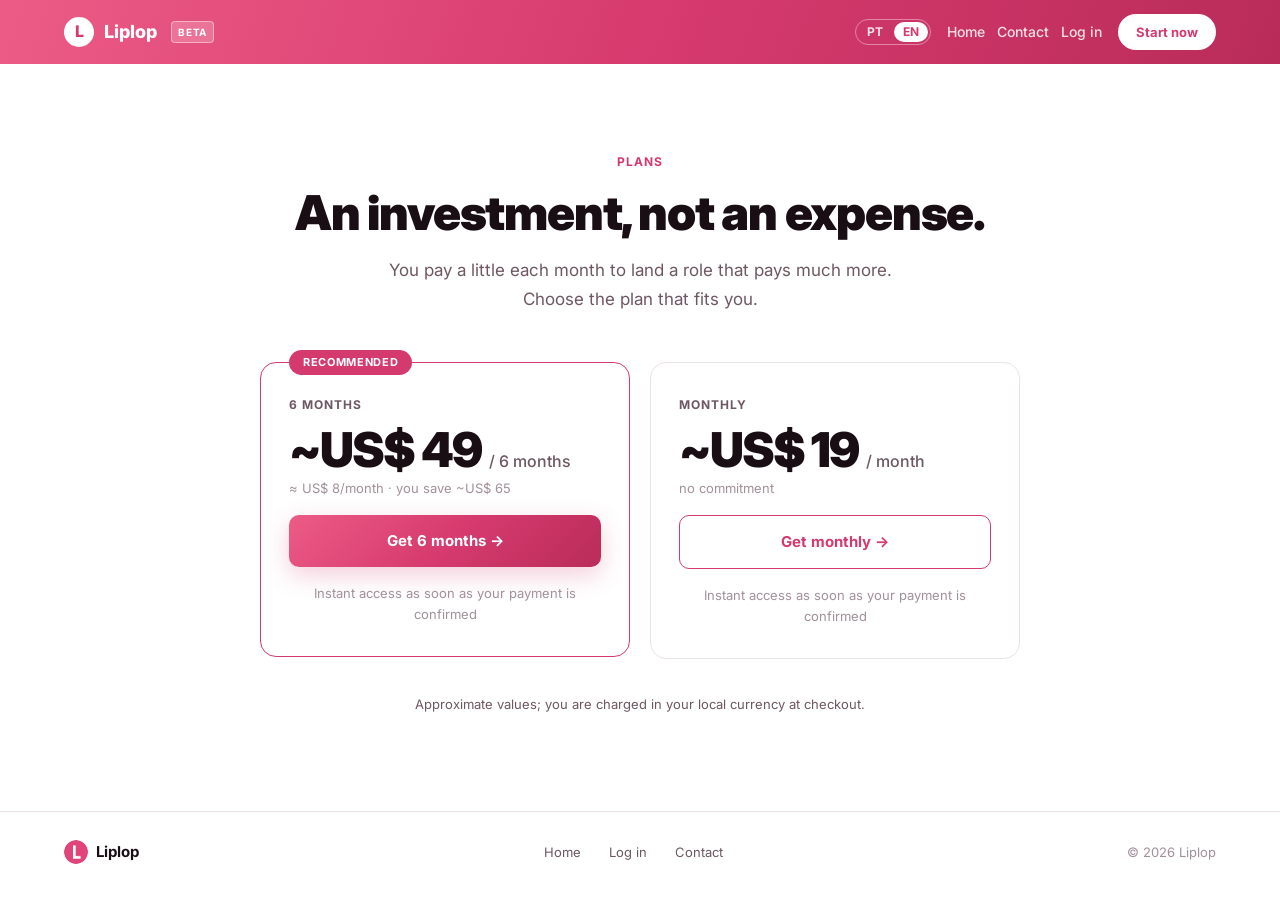
<file: precos.html>
<!DOCTYPE html>
<html lang="pt-BR">
<head>
  <meta charset="UTF-8" />
  <meta name="viewport" content="width=device-width, initial-scale=1.0" />
  <title>Preços — Liplop</title>
  <meta name="description" content="Planos do Liplop. Um investimento com retorno claro: pague pouco por mês para conquistar um cargo que paga muito mais." />
  <link rel="icon" type="image/png" href="liplop-favicon.png" />
  <!-- Microsoft Clarity -->
  <script type="text/javascript">
    (function(c,l,a,r,i,t,y){
        c[a]=c[a]||function(){(c[a].q=c[a].q||[]).push(arguments)};
        t=l.createElement(r);t.async=1;t.src="https://www.clarity.ms/tag/"+i;
        y=l.getElementsByTagName(r)[0];y.parentNode.insertBefore(t,y);
    })(window, document, "clarity", "script", "x2u01zgktt");
  </script>
  <!-- Google Analytics GA4 -->
  <script async src="https://www.googletagmanager.com/gtag/js?id=G-BMBM7Y2EG5"></script>
  <script>
    window.dataLayer = window.dataLayer || [];
    function gtag(){dataLayer.push(arguments);}
    gtag('js', new Date());
    gtag('config', 'G-BMBM7Y2EG5');
  </script>
  <link rel="preconnect" href="https://fonts.googleapis.com" />
  <link rel="preconnect" href="https://fonts.gstatic.com" crossorigin />
  <link href="https://fonts.googleapis.com/css2?family=Inter:wght@400;500;600;700;800;900&display=swap" rel="stylesheet" />
  <link rel="stylesheet" href="styles.css" />
</head>
<body>

<!-- NAV -->
<nav>
  <a class="nav-logo" href="index.html">
    <span class="nav-logo-dot">L</span>
    Liplop
    <span class="beta-tag" style="font-size:10px;font-weight:700;letter-spacing:0.08em;background:rgba(255,255,255,0.2);color:#fff;border:1px solid rgba(255,255,255,0.45);border-radius:4px;padding:2px 6px;margin-left:4px">BETA</span>
  </a>
  <div class="nav-links">
    <div class="lang-switch" role="group" aria-label="Idioma">
      <button type="button" data-lang="pt">PT</button>
      <button type="button" data-lang="en">EN</button>
    </div>
    <a class="nav-link" href="index.html" data-i18n="nav.home">Início</a>
    <a class="nav-link" href="https://wa.me/5532988391282" target="_blank" rel="noopener" data-i18n="nav.contact">Fale conosco</a>
    <a class="nav-link" href="https://app.myliplop.com" data-i18n="nav.login">Login</a>
    <a class="nav-cta" href="#precos" data-i18n="nav.cta">Testar agora</a>
  </div>
</nav>

<!-- PLANOS -->
<section class="section plans-section" id="precos" style="padding-top:88px;">
  <div class="section-inner">
    <div class="label" data-i18n="plans.label">Planos</div>
    <h2 class="section-h" style="margin-bottom:16px;" data-i18n="plans.h2">Um investimento, não um gasto.</h2>
    <p class="section-p" style="margin-bottom:48px;" data-i18n="plans.sub">Você paga pouco por mês para conquistar um cargo que paga muito mais. Escolha o plano que faz sentido pra você.</p>
    <div class="plans-grid">

      <!-- Semestral (destaque) -->
      <div class="plan-card featured">
        <div class="plan-best" data-i18n="plans.best">Recomendado</div>
        <div class="plan-name" data-i18n="plans.semName">Semestral</div>
        <div class="plan-price"><span data-i18n="plans.semPrice">R$ 250</span> <span class="per" data-i18n="plans.semPer">/ 6 meses</span></div>
        <div class="plan-annual" data-i18n="plans.semDesc">equivale a R$ 41,66/mês · você economiza R$ 332</div>
        <a class="btn-plan-rose" href="https://buy.stripe.com/eVq7sM4Ky4mJ4cJeG400003" data-i18n="plans.semCta">Assinar semestral →</a>
        <p class="plan-trust" data-i18n="plans.trust">Acesso imediato assim que o pagamento for confirmado</p>
      </div>

      <!-- Mensal -->
      <div class="plan-card">
        <div class="plan-name" data-i18n="plans.monName">Mensal</div>
        <div class="plan-price"><span data-i18n="plans.monPrice">R$ 97</span> <span class="per" data-i18n="plans.monPer">/ mês</span></div>
        <div class="plan-annual" data-i18n="plans.monDesc">sem fidelidade</div>
        <a class="btn-plan-outline" href="https://buy.stripe.com/7sY6oIgtgg5rgZveG400004" data-i18n="plans.monCta">Assinar mensal →</a>
        <p class="plan-trust" data-i18n="plans.trust">Acesso imediato assim que o pagamento for confirmado</p>
      </div>

    </div>
    <p class="section-p" style="margin:34px auto 0;font-size:13px;" data-i18n="plans.note"></p>
  </div>
</section>

<!-- FOOTER -->
<footer>
  <a class="footer-logo" href="index.html">
    <img src="liplop-favicon.png" alt="Liplop" />
    Liplop
  </a>
  <div class="footer-links">
    <a href="index.html" data-i18n="nav.home">Início</a>
    <a href="https://app.myliplop.com" data-i18n="nav.login">Login</a>
    <a href="https://wa.me/5532988391282" target="_blank" rel="noopener" data-i18n="nav.contact">Fale conosco</a>
  </div>
  <span class="footer-copy">© 2026 Liplop</span>
</footer>

<script>
(function () {
  var TITLE = { pt: 'Preços — Liplop', en: 'Pricing — Liplop' };
  var I18N = {
    pt: {
      'nav.home':'Início','nav.contact':'Fale conosco','nav.login':'Login','nav.cta':'Testar agora',
      'plans.label':'Planos','plans.h2':'Um investimento, não um gasto.','plans.sub':'Você paga pouco por mês para conquistar um cargo que paga muito mais. Escolha o plano que faz sentido pra você.',
      'plans.freePrice':'R$ 0','plans.semPrice':'R$ 250','plans.monPrice':'R$ 97',
      'plans.freeName':'Teste grátis','plans.freePer':'pra começar','plans.freeDesc':'Você tem direito a 3 ações de inteligência do Liplop','plans.freeCta':'Começar teste →','plans.freeTrust':'Sem cartão. Experimente antes de assinar.',
      'plans.best':'Recomendado','plans.semName':'Semestral','plans.semPer':'/ 6 meses','plans.semDesc':'equivale a R$ 41,66/mês · você economiza R$ 332','plans.semCta':'Assinar semestral →',
      'plans.monName':'Mensal','plans.monPer':'/ mês','plans.monDesc':'sem fidelidade','plans.monCta':'Assinar mensal →',
      'plans.trust':'Acesso imediato assim que o pagamento for confirmado','plans.note':''
    },
    en: {
      'nav.home':'Home','nav.contact':'Contact','nav.login':'Log in','nav.cta':'Start now',
      'plans.label':'Plans','plans.h2':'An investment, not an expense.','plans.sub':'You pay a little each month to land a role that pays much more. Choose the plan that fits you.',
      'plans.freePrice':'US$ 0','plans.semPrice':'~US$ 49','plans.monPrice':'~US$ 19',
      'plans.freeName':'Free trial','plans.freePer':'to start','plans.freeDesc':'You get 3 Liplop intelligence actions','plans.freeCta':'Start free →','plans.freeTrust':'No card required. Try it before you subscribe.',
      'plans.best':'Recommended','plans.semName':'6 months','plans.semPer':'/ 6 months','plans.semDesc':'≈ US$ 8/month · you save ~US$ 65','plans.semCta':'Get 6 months →',
      'plans.monName':'Monthly','plans.monPer':'/ month','plans.monDesc':'no commitment','plans.monCta':'Get monthly →',
      'plans.trust':'Instant access as soon as your payment is confirmed','plans.note':'Approximate values; you are charged in your local currency at checkout.'
    }
  };
  function apply(lang) {
    var dict = I18N[lang] || I18N.pt;
    document.documentElement.lang = (lang === 'en' ? 'en' : 'pt-BR');
    document.title = TITLE[lang] || TITLE.pt;
    document.querySelectorAll('[data-i18n]').forEach(function (el) {
      var k = el.getAttribute('data-i18n');
      if (dict[k] != null) el.innerHTML = dict[k];
    });
    document.querySelectorAll('.lang-switch button').forEach(function (b) {
      b.classList.toggle('active', b.getAttribute('data-lang') === lang);
    });
  }
  function setLang(lang) { try { localStorage.setItem('liplop-lang', lang); } catch (e) {} apply(lang); }
  var saved = null; try { saved = localStorage.getItem('liplop-lang'); } catch (e) {}
  var nav = (navigator.language || 'pt').toLowerCase();
  var initial = (saved === 'pt' || saved === 'en') ? saved : (nav.indexOf('pt') === 0 ? 'pt' : 'en');
  document.querySelectorAll('.lang-switch button').forEach(function (b) {
    b.addEventListener('click', function () { setLang(b.getAttribute('data-lang')); });
  });
  apply(initial);
})();
</script>
</body>
</html>
</file>
<file: styles.css>
*, *::before, *::after { box-sizing: border-box; margin: 0; padding: 0; }

    :root {
      /* TEMA CLARO (identidade do app) */
      --bg:      #FFFFFF;
      --bg2:     #F7F2F5;
      --card:    #FFFFFF;
      --card2:   #F7F2F5;
      --border:  #ECE2E8;
      --rose:    #D43A6E;
      --rose-d:  #A8305A;
      --rose-bg: rgba(212,58,110,0.08);
      --text:    #1A0E15;
      --mid:     #6E5762;
      --dim:     #A2909B;
      --gold:    #B07F33;
      --topbar-bg: linear-gradient(110deg,#EC5B86 0%,#D63A6E 52%,#B92C5A 100%);
      --btn-rose: linear-gradient(135deg,#EC5B86 0%,#D63A6E 52%,#B92C5A 100%);
      --green:   #16a34a;
      --green-bg:#e8f6ee;
      --red:     #dc2626;
      --red-bg:  #fbeaea;
      --yellow:  #b07f33;
      --yellow-bg:#f6efdf;
    }

    html { scroll-behavior: smooth; }

    body {
      background: var(--bg);
      color: var(--text);
      font-family: 'Inter', -apple-system, sans-serif;
      font-size: 16px;
      line-height: 1.6;
      -webkit-font-smoothing: antialiased;
    }

    /* ── NAV ── */
    nav {
      display: flex;
      align-items: center;
      justify-content: space-between;
      padding: 0 64px;
      height: 64px;
      position: sticky;
      top: 0;
      background: var(--topbar-bg);
      backdrop-filter: blur(16px);
      z-index: 100;
    }
    .nav-logo {
      display: flex;
      align-items: center;
      gap: 10px;
      font-weight: 800;
      font-size: 18px;
      color: #fff;
      text-decoration: none;
    }
    .nav-logo img { width: 30px; height: 30px; border-radius: 50%; }
    .nav-logo-dot { width: 30px; height: 30px; border-radius: 50%; background: #fff; color: var(--rose); display: flex; align-items: center; justify-content: center; font-weight: 800; font-size: 16px; flex-shrink: 0; }
    .nav-links { display: flex; align-items: center; gap: 12px; }
    .nav-links a {
      font-size: 14px;
      font-weight: 500;
      color: rgba(255,255,255,0.85);
      text-decoration: none;
      transition: color 0.2s;
    }
    .nav-links a:hover { color: #fff; }
    .nav-links .nav-link { font-weight: 500; }
    .nav-links .nav-cta {
      display: inline-flex;
      align-items: center;
      gap: 6px;
      background: #fff;
      color: var(--rose);
      font-size: 13px;
      font-weight: 700;
      padding: 8px 18px;
      border-radius: 999px;
      text-decoration: none;
      white-space: nowrap;
      margin-left: 4px;
    }
    .nav-links .nav-cta:hover { color: var(--rose-d); }
    .lang-switch { display: inline-flex; gap: 2px; border: 1px solid rgba(255,255,255,0.4); border-radius: 999px; padding: 2px; margin-right: 4px; }
    .lang-switch button { background: transparent; border: none; color: rgba(255,255,255,0.85); font-family: inherit; font-size: 12px; font-weight: 700; padding: 4px 9px; border-radius: 999px; cursor: pointer; line-height: 1; transition: background 0.15s, color 0.15s; }
    .lang-switch button:hover { color: #fff; }
    .lang-switch button.active { background: #fff; color: var(--rose); }

    /* ── HERO ── */
    .hero {
      padding: 96px 64px 80px;
      max-width: 1100px;
      margin: 0 auto;
      text-align: center;
      position: relative;
    }
    /* glow bg */
    .hero::before {
      content: '';
      position: absolute;
      top: -80px; left: 50%;
      transform: translateX(-50%);
      width: 1300px;
      height: 1040px;
      background:
        radial-gradient(ellipse 62% 30% at 50% 4%, rgba(212,58,110,0.13) 0%, transparent 60%),
        radial-gradient(ellipse 58% 26% at 50% 64%, rgba(212,58,110,0.11) 0%, transparent 62%);
      pointer-events: none;
    }
    .beta-badge {
      display: inline-flex;
      align-items: center;
      gap: 6px;
      background: rgba(212,58,110,0.08);
      border: 1px solid rgba(212,58,110,0.25);
      color: var(--rose);
      font-size: 12px;
      font-weight: 600;
      letter-spacing: 0.06em;
      text-transform: uppercase;
      padding: 6px 14px;
      border-radius: 100px;
      margin-bottom: 28px;
    }
    .beta-badge::before {
      content: '';
      width: 6px;
      height: 6px;
      border-radius: 50%;
      background: var(--rose);
    }
    .hero-typed {
      font-size: clamp(15px, 2vw, 20px);
      font-weight: 500;
      letter-spacing: -0.01em;
      line-height: 1.4;
      color: var(--text);
      max-width: 660px;
      margin: 0 auto 24px;
      min-height: 2.8em;
    }
    .hero-typed .tt { color: var(--rose); }
    .hero-typed .caret {
      display: inline-block;
      width: 2px; height: 1.05em;
      background: var(--rose);
      margin-left: 3px;
      vertical-align: -0.16em;
      animation: heroCaret .8s steps(1) infinite;
    }
    @keyframes heroCaret { 50% { opacity: 0; } }
    .hero h1 {
      font-size: clamp(34px, 4.5vw, 58px);
      font-weight: 900;
      line-height: 1.12;
      letter-spacing: -0.025em;
      max-width: 920px;
      margin: 0 auto 22px;
    }
    .hero h1 em { font-style: normal; color: var(--rose); }
    .hero h1 .circled { position: relative; display: inline-block; white-space: nowrap; }
    .hero h1 .circled .scribble {
      position: absolute; left: -6%; top: -18%; width: 112%; height: 136%;
      overflow: visible; pointer-events: none;
    }
    .hero h1 .circled .scribble path {
      fill: none; stroke: var(--rose); stroke-width: 3; stroke-linecap: round; stroke-linejoin: round;
      vector-effect: non-scaling-stroke; opacity: .85;
      stroke-dasharray: 1; stroke-dashoffset: 1;
      animation: heroScribble .85s ease-out .5s forwards;
    }
    @keyframes heroScribble { to { stroke-dashoffset: 0; } }
    .hero-sub {
      font-size: 15px;
      color: var(--mid);
      max-width: 560px;
      margin: 0 auto 32px;
      line-height: 1.65;
    }
    .hero-btns {
      display: flex;
      align-items: center;
      justify-content: center;
      gap: 12px;
      flex-wrap: wrap;
      margin-bottom: 18px;
    }
    .btn-rose {
      display: inline-flex;
      align-items: center;
      gap: 6px;
      background: var(--btn-rose);
      color: #fff;
      font-size: 15px;
      font-weight: 700;
      padding: 14px 28px;
      border-radius: 10px;
      text-decoration: none;
      box-shadow: 0 8px 24px rgba(212,58,110,0.28);
      transition: filter 0.2s, transform 0.15s;
    }
    .btn-rose:hover { filter: brightness(1.06); transform: translateY(-1px); }
    .btn-outline {
      display: inline-flex;
      align-items: center;
      gap: 6px;
      background: transparent;
      color: var(--text);
      font-size: 15px;
      font-weight: 600;
      padding: 14px 28px;
      border-radius: 10px;
      text-decoration: none;
      border: 1.5px solid var(--border);
      transition: border-color 0.2s, transform 0.15s;
    }
    .btn-outline:hover { border-color: var(--rose); color: var(--rose); transform: translateY(-1px); }
    .hero-trust { font-size: 13px; color: var(--dim); }
    .hero-trust span { margin: 0 6px; }

    .hero-screenshot {
      margin: 60px auto 0;
      max-width: 1080px;
      border-radius: 14px 14px 0 0;
      overflow: hidden;
      box-shadow: 0 32px 80px rgba(26,14,21,0.13);
      position: relative;
    }
    .hero-screenshot img { width: 100%; display: block; max-height: 640px; object-fit: cover; object-position: top; }
    .hero-screenshot::after {
      content: '';
      position: absolute;
      bottom: 0; left: 0; right: 0;
      height: 13%;
      background: linear-gradient(to bottom, transparent 0%, var(--bg) 96%);
      pointer-events: none;
    }

    /* ── Mockup da Análise de Fit no hero ── */
    .fit-mock { background: var(--card); text-align: left; }
    .fm-chrome { display: flex; align-items: center; gap: 8px; padding: 13px 18px; background: var(--card2); border-bottom: 1px solid var(--border); }
    .fm-chrome i { width: 11px; height: 11px; border-radius: 50%; display: block; }
    .fm-chrome i:nth-child(1) { background: #F0938C; }
    .fm-chrome i:nth-child(2) { background: #F3C97E; }
    .fm-chrome i:nth-child(3) { background: #A6D49B; }
    .fm-chrome span { margin-left: 12px; font-size: 12.5px; color: var(--dim); font-weight: 500; }
    .fm-body { padding: 30px 36px 40px; }
    .fm-head { display: flex; gap: 22px; align-items: center; margin-bottom: 28px; }
    .fm-score { flex: none; width: 88px; height: 88px; border-radius: 50%; border: 3px solid var(--red); color: var(--red); display: flex; flex-direction: column; align-items: center; justify-content: center; line-height: 1; }
    .fm-score b { font-size: 32px; font-weight: 800; }
    .fm-score span { font-size: 12px; font-weight: 600; margin-top: 3px; }
    .fm-title { font-size: 21px; font-weight: 800; color: var(--text); margin: 0 0 7px; }
    .fm-desc { font-size: 14.5px; color: var(--mid); line-height: 1.5; margin: 0; max-width: 600px; }
    .fm-bars { display: flex; flex-direction: column; gap: 13px; margin-bottom: 30px; }
    .fm-row { display: flex; align-items: center; gap: 16px; }
    .fm-label { width: 140px; flex: none; font-size: 14.5px; color: var(--text); }
    .fm-track { flex: 1; height: 10px; border-radius: 999px; background: var(--card2); overflow: hidden; }
    .fm-track i { display: block; height: 100%; border-radius: 999px; }
    .fm-pct { width: 48px; flex: none; text-align: right; font-weight: 700; font-size: 14.5px; }
    .b-red { background: #dc2626; } .b-amber { background: #E0922A; } .b-lime { background: #7FB539; } .b-green { background: #16a34a; }
    .c-red { color: #dc2626; } .c-amber { color: #E0922A; } .c-lime { color: #5e9a1f; } .c-green { color: #16a34a; }
    .fm-cols { display: grid; grid-template-columns: 1fr 1fr; gap: 22px; }
    .fm-col { background: var(--card2); border: 1px solid var(--border); border-radius: 16px; padding: 20px 22px; }
    .fm-col-h { font-size: 12px; font-weight: 800; letter-spacing: 0.05em; text-transform: uppercase; margin-bottom: 14px; }
    .fm-col-h.yes { color: var(--green); } .fm-col-h.no { color: var(--red); }
    .fm-col ul { margin: 0; padding: 0; list-style: none; display: flex; flex-direction: column; gap: 11px; }
    .fm-col li { font-size: 13.5px; color: var(--text); line-height: 1.5; padding-left: 16px; position: relative; }
    .fm-col li::before { content: '·'; position: absolute; left: 3px; top: -1px; color: var(--dim); font-weight: 800; font-size: 16px; }
    @media (max-width: 720px) {
      .fm-body { padding: 22px 20px 30px; }
      .fm-head { gap: 16px; margin-bottom: 22px; }
      .fm-score { width: 70px; height: 70px; }
      .fm-score b { font-size: 26px; }
      .fm-title { font-size: 18px; }
      .fm-desc { font-size: 13px; }
      .fm-label { width: 104px; font-size: 13px; }
      .fm-cols { grid-template-columns: 1fr; gap: 14px; }
    }

    /* ── SECTION BASE ── */
    .section { padding: 96px 64px; }
    .section-inner { max-width: 1080px; margin: 0 auto; }

    .label {
      font-size: 12px;
      font-weight: 700;
      letter-spacing: 0.1em;
      text-transform: uppercase;
      color: var(--rose);
      text-align: center;
      margin-bottom: 16px;
    }
    .section-h {
      font-size: clamp(28px, 3.8vw, 48px);
      font-weight: 900;
      letter-spacing: -0.025em;
      line-height: 1.1;
      text-align: center;
      margin-bottom: 16px;
    }
    .section-h em { font-style: normal; color: var(--rose); }
    .section-p {
      font-size: 17px;
      color: var(--mid);
      text-align: center;
      max-width: 560px;
      margin: 0 auto 56px;
      line-height: 1.7;
    }

    /* ── PROBLEM ── */
    .problem-grid {
      display: grid;
      grid-template-columns: repeat(3, 1fr);
      gap: 16px;
      margin-top: 72px;
      margin-bottom: 24px;
    }
    .problem-card {
      background: var(--card);
      border: 1px solid var(--border);
      border-radius: 12px;
      padding: 40px 28px 28px;
      position: relative;
      text-align: center;
    }
    .problem-num {
      width: 48px;
      height: 48px;
      border-radius: 50%;
      background: var(--rose);
      color: #fff;
      font-size: 16px;
      font-weight: 800;
      display: flex;
      align-items: center;
      justify-content: center;
      position: absolute;
      top: -24px;
      left: 50%;
      transform: translateX(-50%);
      box-shadow: 0 0 0 4px var(--bg);
    }
    .problem-card h3 { font-size: 20px; font-weight: 700; margin-bottom: 12px; }
    .problem-card p { font-size: 15px; color: var(--mid); line-height: 1.7; }
    .problem-summary {
      background: var(--card);
      border: 1px solid var(--border);
      border-radius: 12px;
      padding: 20px 28px;
      font-size: 15px;
      color: var(--mid);
      text-align: center;
    }
    .problem-summary strong { color: var(--text); }

    /* ── FEATURE ROWS ── */
    .features-wrap { display: flex; flex-direction: column; gap: 96px; }
    .feature-row {
      display: grid;
      grid-template-columns: 1fr 1fr;
      gap: 72px;
      align-items: center;
    }
    .feature-row.rev { direction: rtl; }
    .feature-row.rev > * { direction: ltr; }

    .feat-label {
      font-size: 12px;
      font-weight: 700;
      letter-spacing: 0.1em;
      text-transform: uppercase;
      color: var(--rose);
      margin-bottom: 12px;
    }
    .feat-h {
      font-size: clamp(24px, 2.8vw, 38px);
      font-weight: 800;
      letter-spacing: -0.02em;
      line-height: 1.15;
      margin-bottom: 16px;
    }
    .feat-h em { font-style: normal; color: var(--rose); }
    .feat-p {
      font-size: 15px;
      color: var(--mid);
      line-height: 1.8;
    }

    /* screenshot container */
    .feat-img {
      border-radius: 12px;
      overflow: hidden;
      border: 1px solid var(--border);
      box-shadow: 0 16px 48px rgba(26,14,21,0.10);
    }
    .feat-img img { width: 100%; display: block; }

    /* ── COMPATIBILITY CARD ── */
    .compat-wrap {
      background: var(--card);
      border: 1px solid var(--border);
      border-radius: 14px;
      overflow: hidden;
    }
    .compat-cta-btn {
      display: block;
      background: var(--btn-rose);
      color: #fff;
      text-align: center;
      font-size: 14px;
      font-weight: 700;
      padding: 14px;
      text-decoration: none;
      letter-spacing: 0.01em;
    }
    .compat-body { padding: 20px; }
    .compat-top {
      display: flex;
      align-items: flex-start;
      gap: 16px;
      margin-bottom: 20px;
    }
    .score-circle {
      width: 64px;
      height: 64px;
      border-radius: 50%;
      border: 3px solid var(--green);
      display: flex;
      flex-direction: column;
      align-items: center;
      justify-content: center;
      flex-shrink: 0;
    }
    .score-circle .num { font-size: 22px; font-weight: 900; color: var(--green); line-height: 1; }
    .score-circle .lbl { font-size: 9px; font-weight: 700; color: var(--green); letter-spacing: 0.06em; }
    .compat-title-block h4 { font-size: 15px; font-weight: 700; margin-bottom: 4px; }
    .compat-title-block p { font-size: 12px; color: var(--mid); line-height: 1.5; }

    .compat-bars { display: flex; flex-direction: column; gap: 8px; margin-bottom: 16px; }
    .bar-row { display: flex; align-items: center; gap: 10px; }
    .bar-lbl { font-size: 12px; color: var(--mid); width: 110px; flex-shrink: 0; }
    .bar-track { flex: 1; height: 5px; background: var(--card2); border-radius: 100px; overflow: hidden; }
    .bar-fill { height: 100%; background: var(--green); border-radius: 100px; }
    .bar-fill.yellow { background: var(--yellow); }
    .bar-pct { font-size: 12px; font-weight: 700; color: var(--green); width: 34px; text-align: right; }
    .bar-pct.yellow { color: var(--yellow); }

    .compat-grid { display: grid; grid-template-columns: 1fr 1fr; gap: 8px; }
    .compat-box { background: var(--card2); border: 1px solid var(--border); border-radius: 10px; padding: 12px; }
    .compat-box-title {
      font-size: 10px;
      font-weight: 700;
      letter-spacing: 0.08em;
      text-transform: uppercase;
      margin-bottom: 8px;
      display: flex;
      align-items: center;
      gap: 6px;
    }
    .compat-box-title.green { color: var(--green); }
    .compat-box-title.red { color: var(--red); }
    .compat-box-title.yellow { color: var(--yellow); }
    .compat-box-title.rose { color: var(--rose); }
    .compat-box ul { list-style: none; display: flex; flex-direction: column; gap: 5px; }
    .compat-box li { font-size: 11px; color: var(--mid); line-height: 1.4; padding-left: 10px; position: relative; }
    .compat-box li::before { content: '·'; position: absolute; left: 0; color: var(--dim); }

    .compat-save {
      display: block;
      margin-top: 16px;
      text-align: center;
      font-size: 13px;
      font-weight: 600;
      color: var(--rose);
      border: 1px solid var(--rose);
      border-radius: 8px;
      padding: 10px;
      text-decoration: none;
      transition: background 0.2s;
    }
    .compat-save:hover { background: var(--rose-bg); }

    /* ── EM BREVE ── */
    .em-breve-card {
      background: var(--card);
      border: 1px solid var(--border);
      border-radius: 14px;
      padding: 32px;
    }
    .em-breve-badge {
      display: inline-block;
      border: 1px solid var(--dim);
      color: var(--mid);
      font-size: 11px;
      font-weight: 600;
      letter-spacing: 0.08em;
      text-transform: uppercase;
      padding: 4px 14px;
      border-radius: 100px;
      margin-bottom: 20px;
    }
    .em-breve-card h3 { font-size: 24px; font-weight: 800; letter-spacing: -0.02em; line-height: 1.2; margin-bottom: 14px; }
    .em-breve-card > p { font-size: 14px; color: var(--mid); line-height: 1.7; margin-bottom: 24px; }
    .em-breve-btn {
      display: inline-block;
      border: 1px solid var(--border);
      color: var(--text);
      font-size: 13px;
      font-weight: 600;
      padding: 10px 20px;
      border-radius: 8px;
      text-decoration: none;
      margin-bottom: 24px;
      transition: border-color 0.2s;
    }
    .em-breve-btn:hover { border-color: var(--rose); color: var(--rose); }
    .em-breve-items { display: flex; flex-direction: column; gap: 10px; }
    .em-breve-item {
      display: flex;
      align-items: flex-start;
      gap: 10px;
      background: var(--card2);
      border: 1px solid var(--border);
      border-radius: 10px;
      padding: 12px 16px;
    }
    .dot-em { width: 8px; height: 8px; border-radius: 50%; flex-shrink: 0; margin-top: 5px; }
    .dot-pink { background: var(--rose); }
    .dot-yellow { background: var(--yellow); }
    .em-breve-item-text h5 { font-size: 13px; font-weight: 700; margin-bottom: 2px; }
    .em-breve-item-text p { font-size: 12px; color: var(--mid); }

    /* ── DIAGNÓSTICO ── */
    .diag-section { border-top: 1px solid var(--border); }

    /* ── EM BREVE SOLO ── */
    .em-breve-solo {
      text-align: center;
      max-width: 600px;
      margin: 0 auto;
      padding: 56px 40px;
      border: 1px solid var(--border);
      border-radius: 20px;
      background: var(--card);
    }
    .em-breve-solo h3 {
      font-size: 28px;
      font-weight: 800;
      letter-spacing: -0.02em;
      line-height: 1.2;
      margin: 16px 0 14px;
    }
    .em-breve-solo > p {
      font-size: 15px;
      color: var(--mid);
      line-height: 1.7;
    }

    /* ── QUOTE ── */
    .quote-section { padding: 80px 0; border-top: 1px solid var(--border); border-bottom: 1px solid var(--border); }
    .big-quote {
      font-size: clamp(20px, 2.5vw, 28px);
      font-weight: 700;
      line-height: 1.45;
      letter-spacing: -0.02em;
      color: var(--mid);
      text-align: center;
      max-width: 760px;
      margin: 0 auto;
    }
    .big-quote em { color: var(--rose); font-style: normal; }
    .diag-grid {
      display: grid;
      grid-template-columns: 1fr 1fr;
      gap: 12px;
      max-width: 760px;
      margin: 0 auto;
    }
    .diag-card {
      background: var(--card);
      border: 1px solid var(--border);
      border-left: 3px solid var(--rose);
      border-radius: 12px;
      padding: 24px 20px;
    }
    .diag-card h3 { font-size: 15px; font-weight: 700; margin-bottom: 6px; }
    .diag-card p { font-size: 13px; color: var(--mid); line-height: 1.6; }

    /* ── PLANS ── */
    .plans-section { }

    /* ── FAQ ── */
    .faq-section { border-top: 1px solid var(--border); }
    .faq-list {
      max-width: 680px;
      margin: 0 auto;
      display: flex;
      flex-direction: column;
    }
    .faq-item {
      border-bottom: 1px solid var(--border);
    }
    .faq-q {
      width: 100%;
      background: none;
      border: none;
      color: var(--text);
      font-family: inherit;
      font-size: 16px;
      font-weight: 600;
      text-align: left;
      padding: 22px 0;
      cursor: pointer;
      display: flex;
      justify-content: space-between;
      align-items: center;
      gap: 16px;
    }
    .faq-q:hover { color: var(--rose); }
    .faq-icon {
      font-size: 20px;
      color: var(--rose);
      transition: transform 0.25s;
      flex-shrink: 0;
      line-height: 1;
    }
    .faq-item.open .faq-icon { transform: rotate(45deg); }
    .faq-a {
      font-size: 14px;
      color: var(--mid);
      line-height: 1.7;
      max-height: 0;
      overflow: hidden;
      transition: max-height 0.3s ease, padding 0.3s ease;
      padding-bottom: 0;
    }
    .faq-item.open .faq-a {
      max-height: 200px;
      padding-bottom: 22px;
    }
    .plans-grid {
      display: grid;
      grid-template-columns: 1fr 1fr;
      gap: 20px;
      max-width: 760px;
      margin: 0 auto;
      align-items: start;
    }
    .plan-solo-wrap { display: flex; justify-content: center; }
    .plan-solo { max-width: 400px; width: 100%; }
    .plan-card {
      background: var(--card);
      border: 1px solid var(--border);
      border-radius: 16px;
      padding: 32px 28px;
      position: relative;
    }
    .plan-card.featured { border-color: var(--rose); }
    .plan-best {
      position: absolute;
      top: -13px;
      left: 28px;
      background: var(--rose);
      color: #fff;
      font-size: 11px;
      font-weight: 700;
      letter-spacing: 0.06em;
      text-transform: uppercase;
      padding: 4px 14px;
      border-radius: 100px;
    }
    .plan-name { font-size: 12px; font-weight: 700; letter-spacing: 0.08em; text-transform: uppercase; color: var(--mid); margin-bottom: 12px; }
    .plan-price {
      font-size: 48px;
      font-weight: 900;
      letter-spacing: -0.04em;
      line-height: 1;
      margin-bottom: 4px;
    }
    .plan-price .per { font-size: 16px; font-weight: 500; color: var(--mid); letter-spacing: 0; }
    .plan-annual { font-size: 13px; color: var(--dim); margin-bottom: 16px; }
    .plan-economy {
      background: var(--rose-bg);
      border: 1px solid rgba(224,68,120,0.3);
      color: var(--rose);
      font-size: 13px;
      font-weight: 600;
      padding: 8px 14px;
      border-radius: 8px;
      margin-bottom: 24px;
      display: inline-block;
    }
    .plan-cancel { font-size: 13px; font-weight: 600; color: var(--yellow); margin-bottom: 24px; }
    .plan-trust { font-size: 13px; color: var(--dim); text-align: center; margin-top: 16px; }
    .plan-features { list-style: none; display: flex; flex-direction: column; gap: 10px; margin-bottom: 28px; }
    .plan-features li { font-size: 14px; color: var(--mid); display: flex; align-items: flex-start; gap: 8px; }
    .plan-features li .chk { color: var(--rose); flex-shrink: 0; font-size: 13px; }
    .btn-plan-rose {
      display: block;
      background: var(--btn-rose);
      color: #fff;
      text-align: center;
      font-size: 15px;
      font-weight: 700;
      padding: 14px;
      border-radius: 10px;
      text-decoration: none;
      box-shadow: 0 8px 24px rgba(212,58,110,0.25);
      transition: filter 0.2s, transform 0.15s;
    }
    .btn-plan-rose:hover { filter: brightness(1.06); transform: translateY(-1px); }
    .btn-plan-outline {
      display: block;
      border: 1.5px solid var(--rose);
      color: var(--rose);
      text-align: center;
      font-size: 15px;
      font-weight: 700;
      padding: 14px;
      border-radius: 10px;
      text-decoration: none;
      background: transparent;
      transition: background 0.2s;
    }
    .btn-plan-outline:hover { background: var(--rose-bg); }

    /* ── CTA FINAL ── */
    .cta-section {
      border-top: 1px solid var(--border);
      padding: 100px 64px;
      text-align: center;
      background: var(--bg2);
      position: relative;
      overflow: hidden;
    }
    .cta-section::before {
      content: '';
      position: absolute;
      bottom: -80px; left: 50%;
      transform: translateX(-50%);
      width: 1200px;
      height: 600px;
      background:
        radial-gradient(ellipse 70% 60% at 50% 100%, rgba(212,58,110,0.10) 0%, transparent 65%),
        radial-gradient(ellipse 40% 35% at 50% 100%, rgba(212,58,110,0.06) 0%, transparent 50%);
      pointer-events: none;
    }
    .cta-inner { max-width: 700px; margin: 0 auto; }
    .cta-label {
      font-size: 12px;
      font-weight: 700;
      letter-spacing: 0.1em;
      text-transform: uppercase;
      color: var(--rose);
      margin-bottom: 20px;
    }
    .cta-h {
      font-size: clamp(30px, 4vw, 52px);
      font-weight: 900;
      letter-spacing: -0.03em;
      line-height: 1.1;
      margin-bottom: 20px;
    }
    .cta-h em { font-style: normal; color: var(--rose); }
    .cta-p { font-size: 16px; color: var(--mid); line-height: 1.7; margin-bottom: 36px; }
    .cta-trust { font-size: 13px; color: var(--dim); margin-top: 16px; }
    .cta-trust span { margin: 0 6px; }

    /* ── FOOTER ── */
    footer {
      border-top: 1px solid var(--border);
      padding: 28px 64px;
      display: flex;
      align-items: center;
      justify-content: space-between;
      flex-wrap: wrap;
      gap: 16px;
    }
    .footer-logo { display: flex; align-items: center; gap: 8px; font-weight: 700; font-size: 15px; color: var(--text); text-decoration: none; }
    .footer-logo img { width: 24px; height: 24px; border-radius: 50%; }
    .footer-links { display: flex; gap: 28px; }
    .footer-links a { font-size: 13px; color: var(--mid); text-decoration: none; transition: color 0.2s; }
    .footer-links a:hover { color: var(--text); }
    .footer-copy { font-size: 13px; color: var(--dim); }

    /* ── RESPONSIVE ── */
    @media (max-width: 900px) {
      nav { padding: 0 20px; }
      .hero { padding: 64px 20px 56px; }
      .section { padding: 64px 20px; }
      .problem-grid { grid-template-columns: 1fr; }
      .feature-row { grid-template-columns: 1fr; gap: 36px; }
      .feature-row.rev { direction: ltr; }
      .plans-grid { grid-template-columns: 1fr; max-width: 420px; }
      .diag-grid { grid-template-columns: 1fr; max-width: 420px; }
      .cta-section { padding: 64px 20px; }
      footer { padding: 24px 20px; flex-direction: column; align-items: flex-start; }
    }
    @media (max-width: 560px) {
      nav { padding: 0 14px; }
      .nav-logo .beta-tag { display: none; }
      .nav-links .nav-link { display: none; }
    }
</file>
